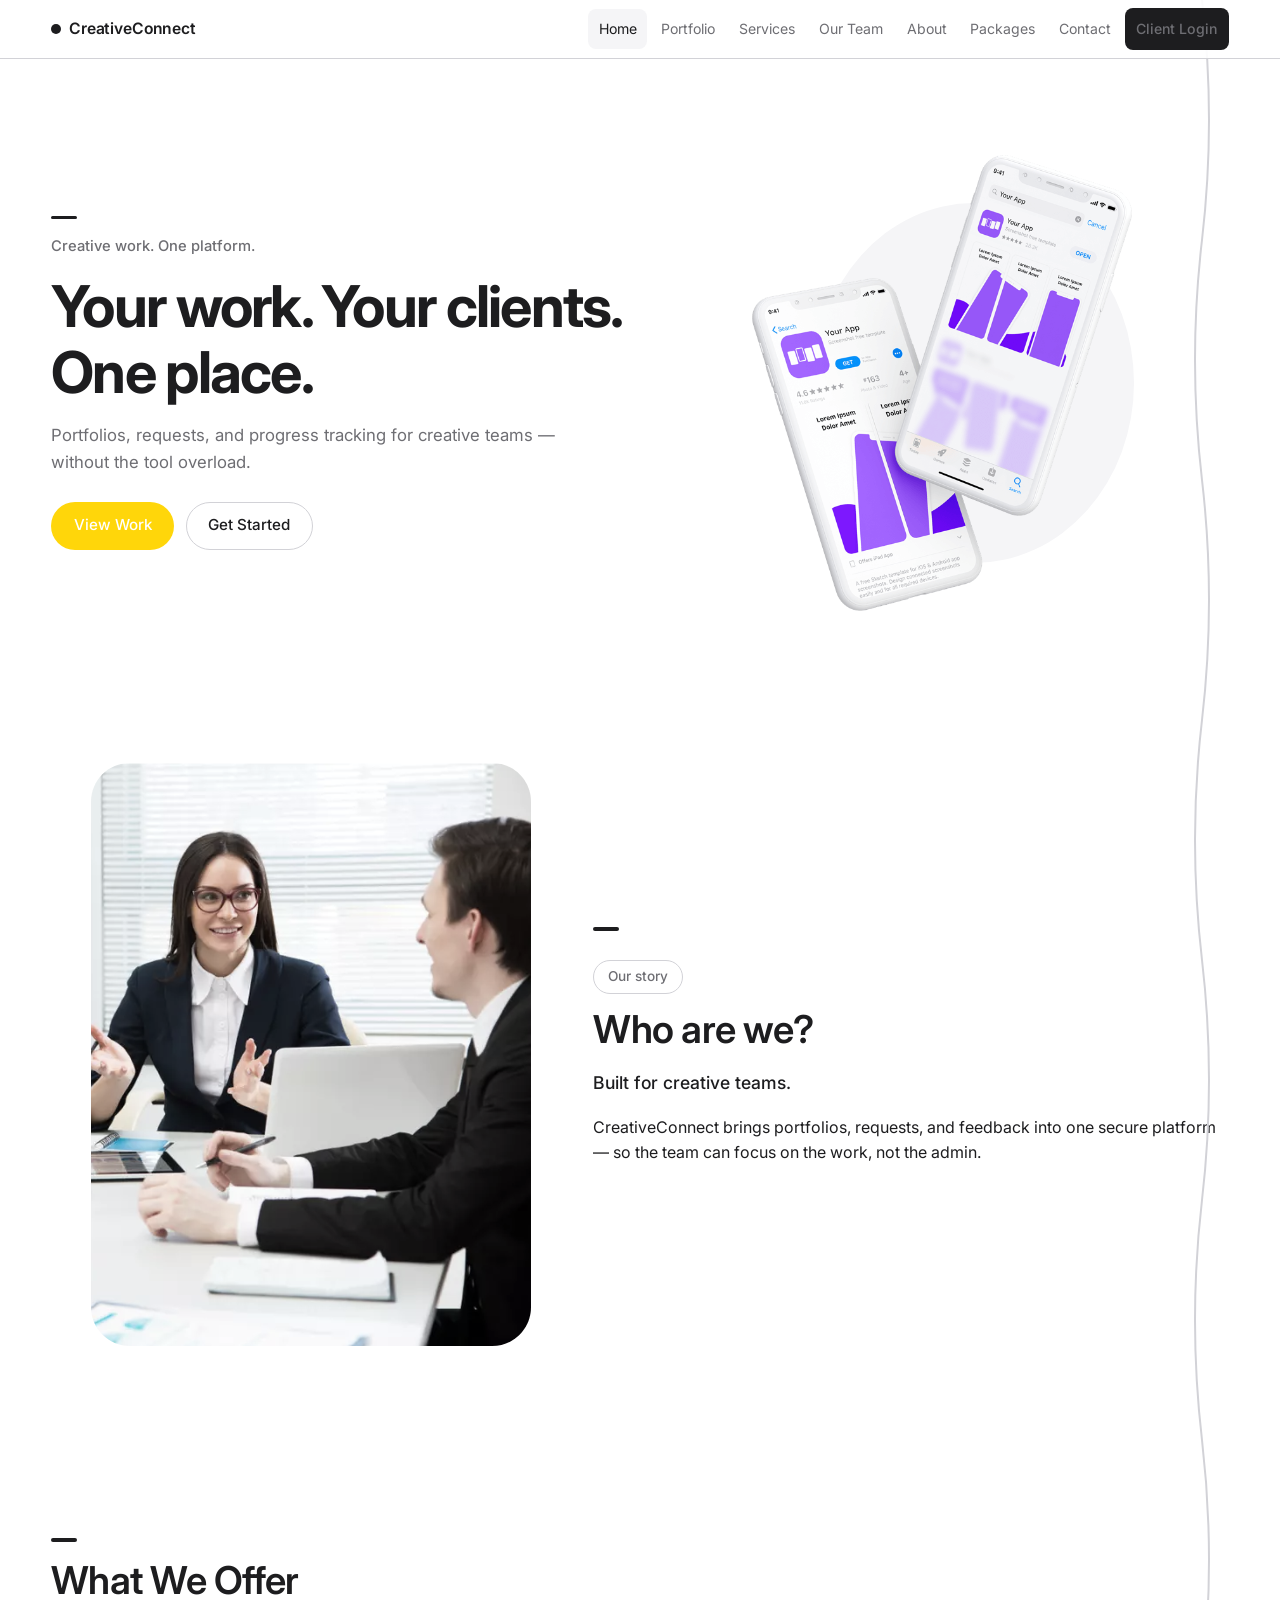
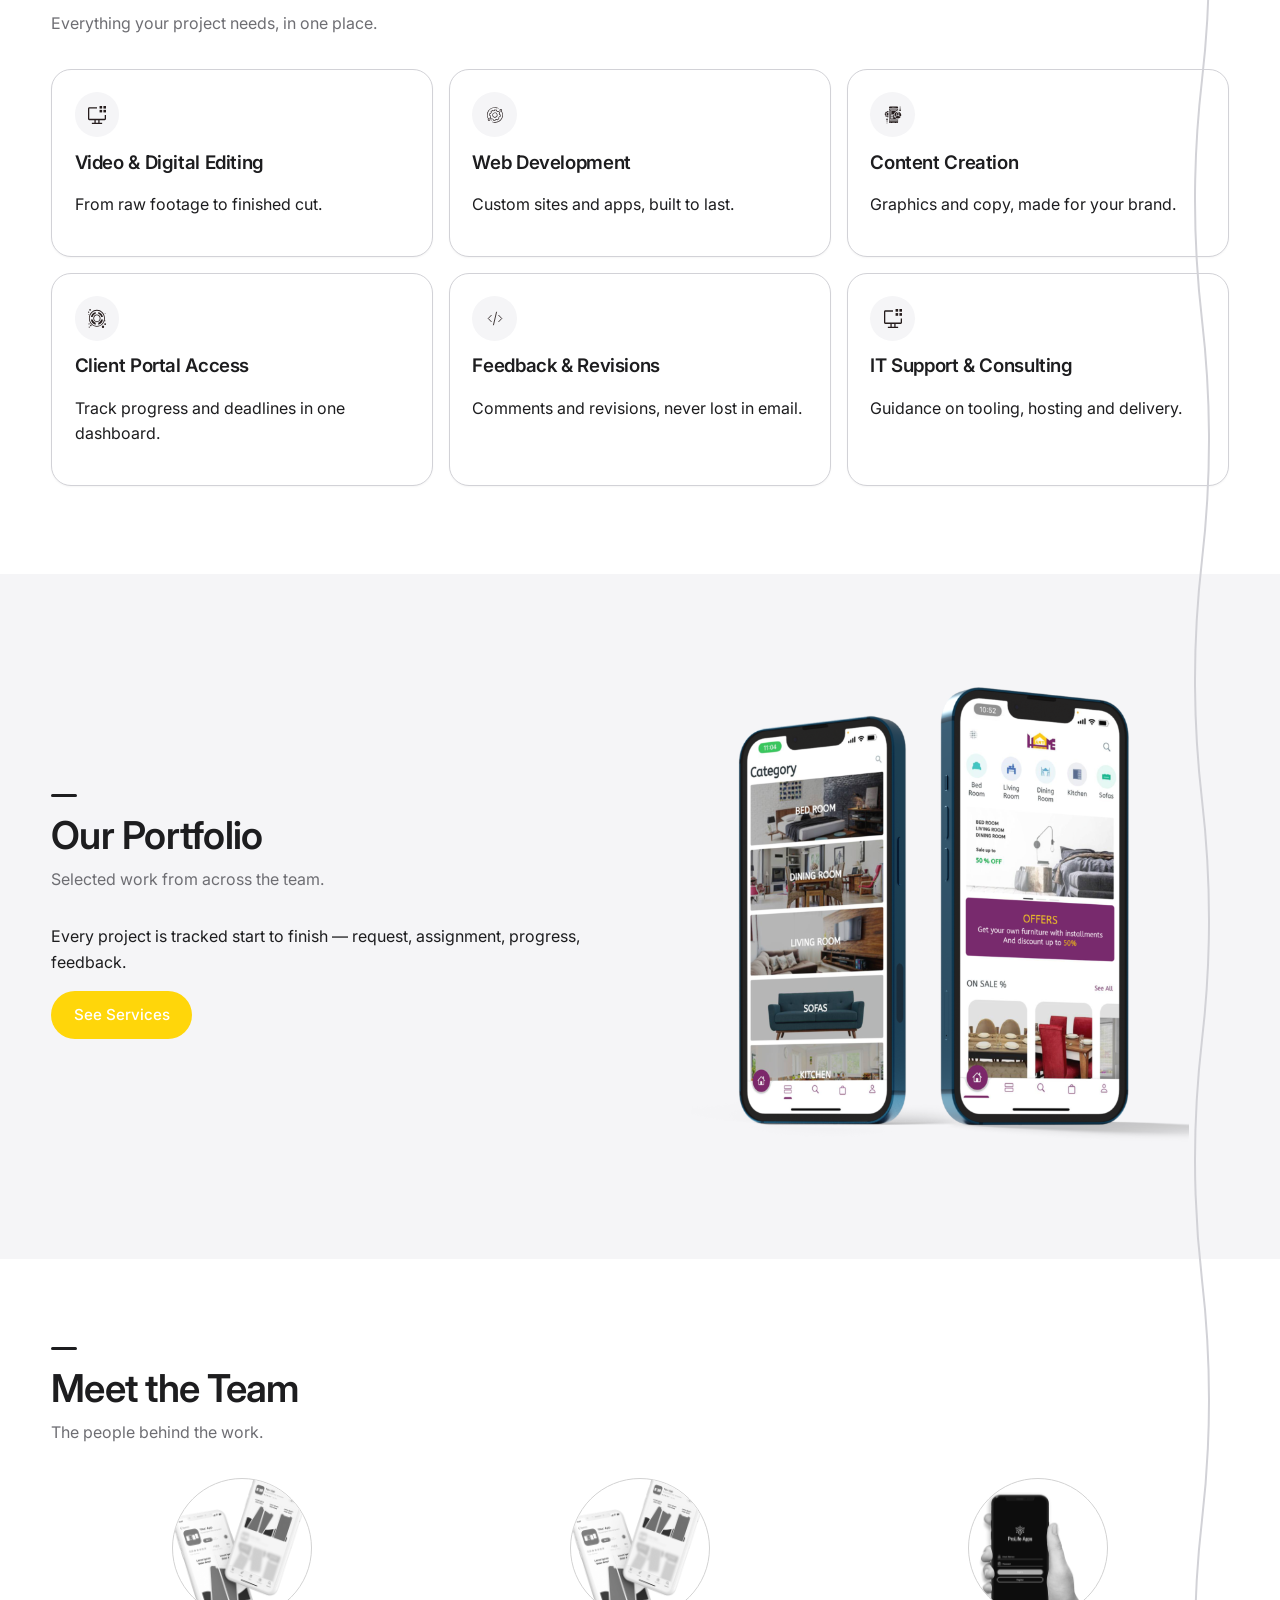
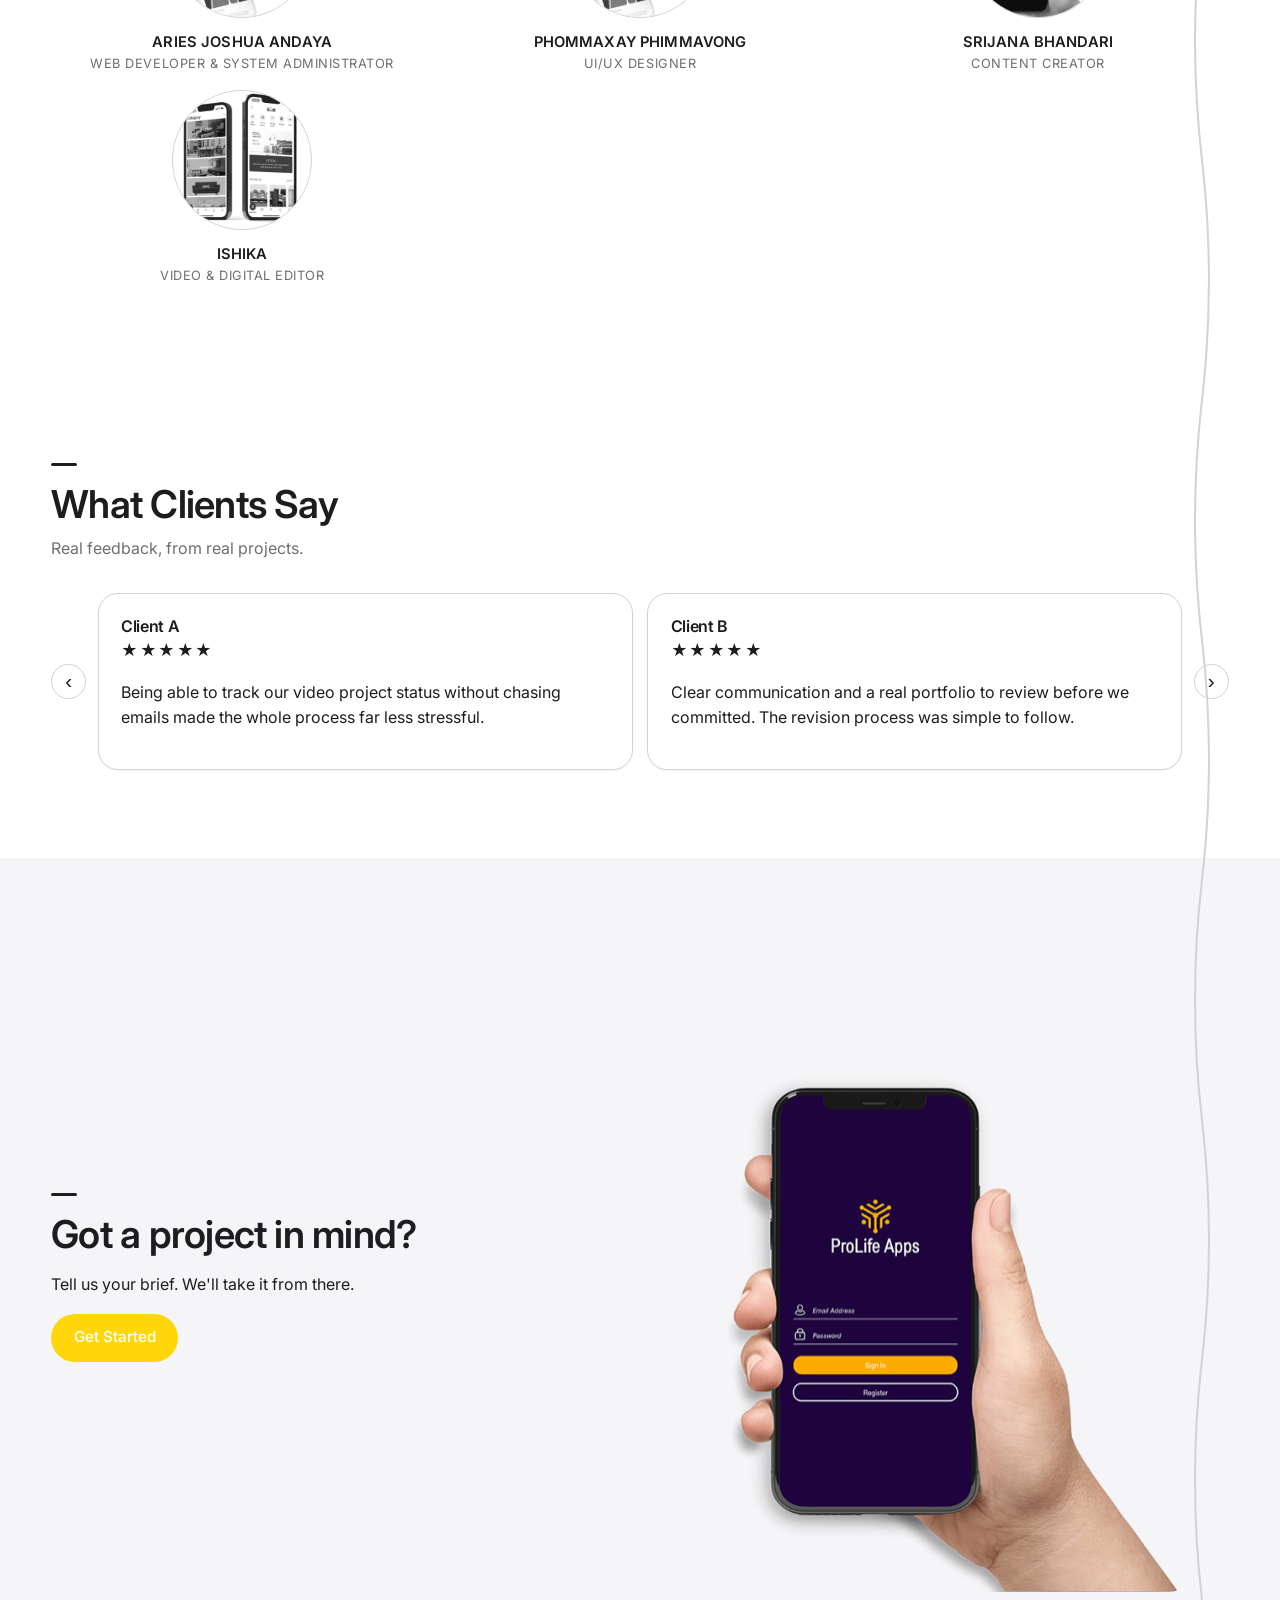
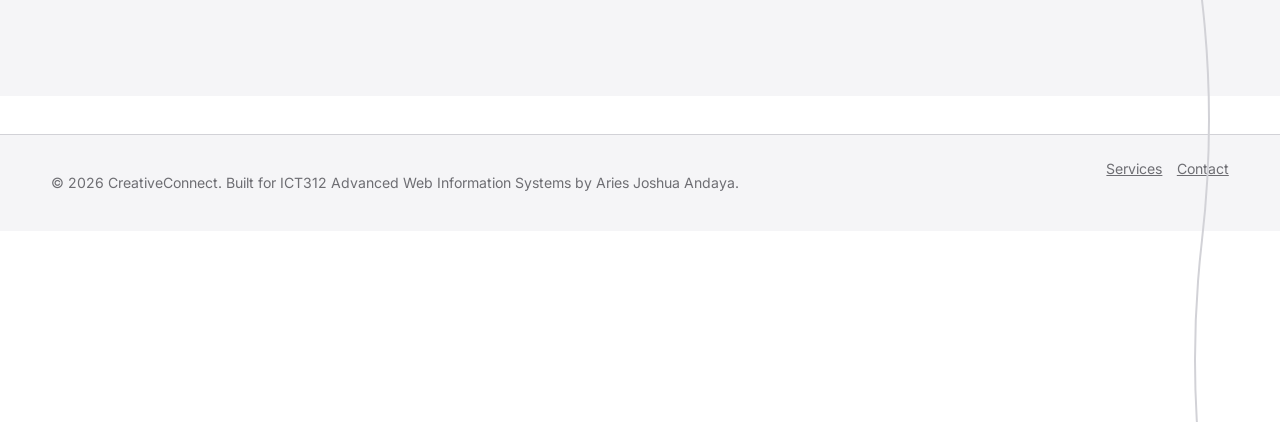
<file: creativeconnect Front End/index.html>
<!doctype html>
<html lang="en">
  <head>
    <meta charset="UTF-8" />
    <meta name="viewport" content="width=device-width, initial-scale=1.0" />
    <meta
      name="description"
      content="CreativeConnect is a team portfolio and client management platform for creative teams — video editors, designers, content creators and web developers."
    />
    <title>CreativeConnect | Team Portfolio &amp; Client Management</title>
    <link rel="icon" href="assets/icons/Frame.svg" type="image/svg+xml" />
    <link rel="preconnect" href="https://fonts.googleapis.com" />
    <link rel="preconnect" href="https://fonts.gstatic.com" crossorigin />
    <link
      href="https://fonts.googleapis.com/css2?family=Inter:wght@400;500;600;700;800&display=swap"
      rel="stylesheet"
    />
    <link rel="stylesheet" href="style/main.css" />
  </head>
  <body>
    <a class="skip-link" href="#main-content">Skip to main content</a>

    <div class="flow-line" aria-hidden="true">
      <svg class="flow-line-svg" data-flow-svg>
        <path class="flow-line-track" data-flow-track fill="none"></path>
        <path class="flow-line-fill" data-flow-fill fill="none"></path>
        <circle class="flow-line-dot" data-flow-dot r="4"></circle>
      </svg>
    </div>

    <header class="site-header">
      <div class="container nav-wrap">
        <a class="brand" href="index.html" aria-label="CreativeConnect home">
          <span class="brand-mark" aria-hidden="true"
            ><i></i><i></i><i></i
          ></span>
          CreativeConnect
        </a>
        <button
          class="nav-toggle"
          aria-expanded="false"
          aria-controls="site-nav"
          aria-label="Open navigation menu"
        >
          <span></span><span></span><span></span>
        </button>
        <nav id="site-nav" class="site-nav" aria-label="Primary">
          <ul>
            <li><a href="index.html" aria-current="page">Home</a></li>
            <li><a href="#portfolio">Portfolio</a></li>
            <li><a href="#services">Services</a></li>
            <li><a href="#team">Our Team</a></li>
            <li><a href="#about">About</a></li>
            <li><a href="services.html">Packages</a></li>
            <li><a href="contact.html">Contact</a></li>
            <li><a class="btn btn-nav" href="contact.html">Client Login</a></li>
          </ul>
        </nav>
      </div>
    </header>

    <main id="main-content">
      <section class="hero figma-hero" aria-labelledby="hero-title">
        <div class="container hero-grid">
          <article>
            <span class="detail-mark" aria-hidden="true"
              ><i></i><i></i><i></i
            ></span>
            <p class="eyebrow">Creative work. One platform.</p>
            <h1 id="hero-title">
              Your work. Your clients. One place.
            </h1>
            <p class="lead">
              Portfolios, requests, and progress tracking for creative
              teams — without the tool overload.
            </p>
            <div class="hero-actions">
              <a class="btn btn-primary" href="#portfolio">View Work</a>
              <a class="btn btn-ghost" href="contact.html">Get Started</a>
            </div>
          </article>
          <aside class="hero-phones" aria-label="Client portal app preview">
            <img
              src="assets/image/image 5.svg"
              alt="Mobile sign-in screen preview of the CreativeConnect client portal"
            />
          </aside>
        </div>
      </section>

      <section
        id="about"
        class="section who-section"
        aria-labelledby="who-title"
      >
        <div class="container">
          <div class="who-grid">
            <figure>
              <img
                src="assets/image/fahim-muntashir-v-FOvoL3onk-unsplash.svg"
                alt="Creative team members reviewing a project together"
              />
            </figure>
            <article>
              <span class="detail-mark" aria-hidden="true"
                ><i></i><i></i><i></i
              ></span>
              <p class="chip">Our story</p>
              <h2 id="who-title">Who are we?</h2>
              <p class="who-lead">Built for creative teams.</p>
              <p>
                CreativeConnect brings portfolios, requests, and feedback
                into one secure platform — so the team can focus on the work,
                not the admin.
              </p>
            </article>
          </div>
        </div>
      </section>

      <section id="services" class="section" aria-labelledby="services-title">
        <div class="container">
          <span class="detail-mark" aria-hidden="true"
            ><i></i><i></i><i></i
          ></span>
          <h2 id="services-title">What We Offer</h2>
          <p class="section-sub">Everything your project needs, in one place.</p>
          <div class="services-grid">
            <article class="service-card">
              <div class="service-icon" aria-hidden="true">
                <img src="assets/icons/Group 43.svg" alt="" />
              </div>
              <h3>Video &amp; Digital Editing</h3>
              <p>From raw footage to finished cut.</p>
            </article>
            <article class="service-card">
              <div class="service-icon" aria-hidden="true">
                <img src="assets/icons/Group 679.svg" alt="" />
              </div>
              <h3>Web Development</h3>
              <p>Custom sites and apps, built to last.</p>
            </article>
            <article class="service-card">
              <div class="service-icon" aria-hidden="true">
                <img src="assets/icons/Group 682.svg" alt="" />
              </div>
              <h3>Content Creation</h3>
              <p>Graphics and copy, made for your brand.</p>
            </article>
            <article class="service-card">
              <div class="service-icon" aria-hidden="true">
                <img src="assets/icons/Vector (3).svg" alt="" />
              </div>
              <h3>Client Portal Access</h3>
              <p>Track progress and deadlines in one dashboard.</p>
            </article>
            <article class="service-card">
              <div class="service-icon" aria-hidden="true">
                <img src="assets/icons/Frame.svg" alt="" />
              </div>
              <h3>Feedback &amp; Revisions</h3>
              <p>Comments and revisions, never lost in email.</p>
            </article>
            <article class="service-card">
              <div class="service-icon" aria-hidden="true">
                <img src="assets/icons/Group 43.svg" alt="" />
              </div>
              <h3>IT Support &amp; Consulting</h3>
              <p>Guidance on tooling, hosting and delivery.</p>
            </article>
          </div>
        </div>
      </section>

      <section
        id="portfolio"
        class="section portfolio"
        aria-labelledby="portfolio-title"
      >
        <div class="container portfolio-grid">
          <article>
            <span class="detail-mark" aria-hidden="true"
              ><i></i><i></i><i></i
            ></span>
            <h2 id="portfolio-title">Our Portfolio</h2>
            <p class="section-sub">Selected work from across the team.</p>
            <p>
              Every project is tracked start to finish — request,
              assignment, progress, feedback.
            </p>
            <a class="btn btn-primary" href="services.html">See Services</a>
          </article>
          <figure>
            <img
              src="assets/image/image 7.svg"
              alt="Mobile screens showing a client project status view"
            />
          </figure>
        </div>
      </section>

      <section
        id="team"
        class="section team-section"
        aria-labelledby="team-title"
      >
        <div class="container">
          <span class="detail-mark" aria-hidden="true"
            ><i></i><i></i><i></i
          ></span>
          <h2 id="team-title">Meet the Team</h2>
          <p class="section-sub">The people behind the work.</p>
          <div class="team-grid">
            <article class="team-card">
              <img
                src="assets/image/image 5.svg"
                alt="Portrait of Aries Joshua Andaya"
              />
              <h3>ARIES JOSHUA ANDAYA</h3>
              <p>WEB DEVELOPER &amp; SYSTEM ADMINISTRATOR</p>
            </article>
            <article class="team-card">
              <img
                src="assets/image/image 5.svg"
                alt="Portrait of Phommaxay Phimmavong"
              />
              <h3>PHOMMAXAY PHIMMAVONG</h3>
              <p>UI/UX DESIGNER</p>
            </article>
            <article class="team-card">
              <img
                src="assets/image/image 6.svg"
                alt="Portrait of Srijana Bhandari"
              />
              <h3>SRIJANA BHANDARI</h3>
              <p>CONTENT CREATOR</p>
            </article>
            <article class="team-card">
              <img
                src="assets/image/image 7.svg"
                alt="Portrait of Ishika"
              />
              <h3>ISHIKA</h3>
              <p>VIDEO &amp; DIGITAL EDITOR</p>
            </article>
          </div>
        </div>
      </section>

      <section class="section clients" aria-labelledby="clients-title">
        <div class="container">
          <span class="detail-mark" aria-hidden="true"
            ><i></i><i></i><i></i
          ></span>
          <h2 id="clients-title">What Clients Say</h2>
          <p class="section-sub">Real feedback, from real projects.</p>
          <div class="testimonial-slider" aria-label="Client testimonials">
            <button
              class="slider-btn"
              type="button"
              data-slide="prev"
              aria-label="Previous testimonials"
            >
              &#8249;
            </button>
            <div class="testimonial-track" data-slider-track>
              <article class="testimonial-card">
                <h3>Client A</h3>
                <p class="stars" aria-label="5 star rating">★★★★★</p>
                <p>
                  Being able to track our video project status without
                  chasing emails made the whole process far less stressful.
                </p>
              </article>
              <article class="testimonial-card">
                <h3>Client B</h3>
                <p class="stars" aria-label="5 star rating">★★★★★</p>
                <p>
                  Clear communication and a real portfolio to review before we
                  committed. The revision process was simple to follow.
                </p>
              </article>
              <article class="testimonial-card">
                <h3>Client C</h3>
                <p class="stars" aria-label="5 star rating">★★★★★</p>
                <p>
                  Our web project stayed on schedule and every update showed
                  up in the portal, exactly when they said it would.
                </p>
              </article>
              <article class="testimonial-card">
                <h3>Client D</h3>
                <p class="stars" aria-label="5 star rating">★★★★★</p>
                <p>
                  From the first enquiry to the final delivery, everything was
                  organised, documented and easy to follow.
                </p>
              </article>
            </div>
            <button
              class="slider-btn"
              type="button"
              data-slide="next"
              aria-label="Next testimonials"
            >
              &#8250;
            </button>
          </div>
        </div>
      </section>

      <section class="section section-alt cta" aria-labelledby="cta-title">
        <div class="container cta-grid">
          <article>
            <span class="detail-mark" aria-hidden="true"
              ><i></i><i></i><i></i
            ></span>
            <h2 id="cta-title">Got a project in mind?</h2>
            <p>Tell us your brief. We'll take it from there.</p>
            <a class="btn btn-primary" href="contact.html">Get Started</a>
          </article>
          <figure>
            <img
              src="assets/image/image 6.svg"
              alt="Hand holding a phone showing a project status update"
            />
          </figure>
        </div>
      </section>
    </main>

    <footer class="site-footer">
      <div class="container footer-wrap">
        <p>
          &copy; 2026 CreativeConnect. Built for ICT312 Advanced Web
          Information Systems by Aries Joshua Andaya.
        </p>
        <ul aria-label="Footer links">
          <li><a href="services.html">Services</a></li>
          <li><a href="contact.html">Contact</a></li>
        </ul>
      </div>
    </footer>

    <script src="js/main.js"></script>
  </body>
</html>
</file>
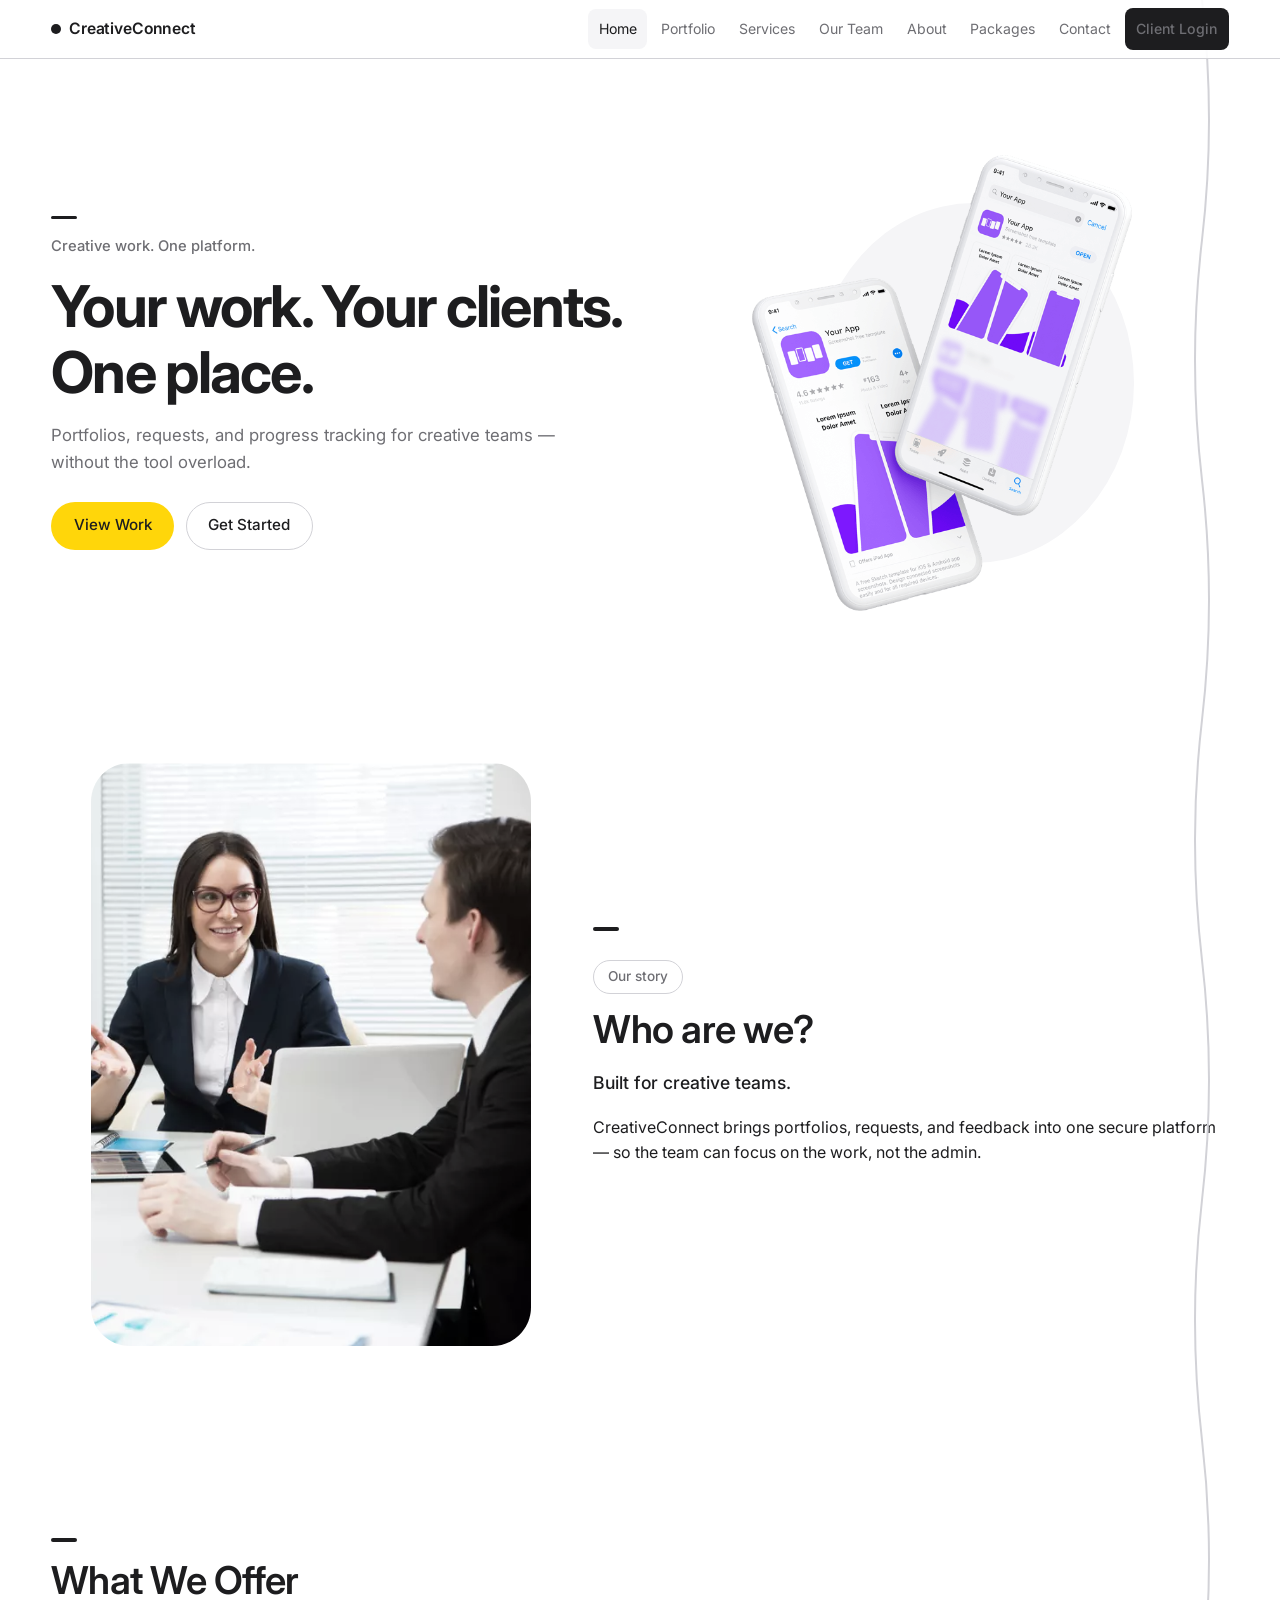
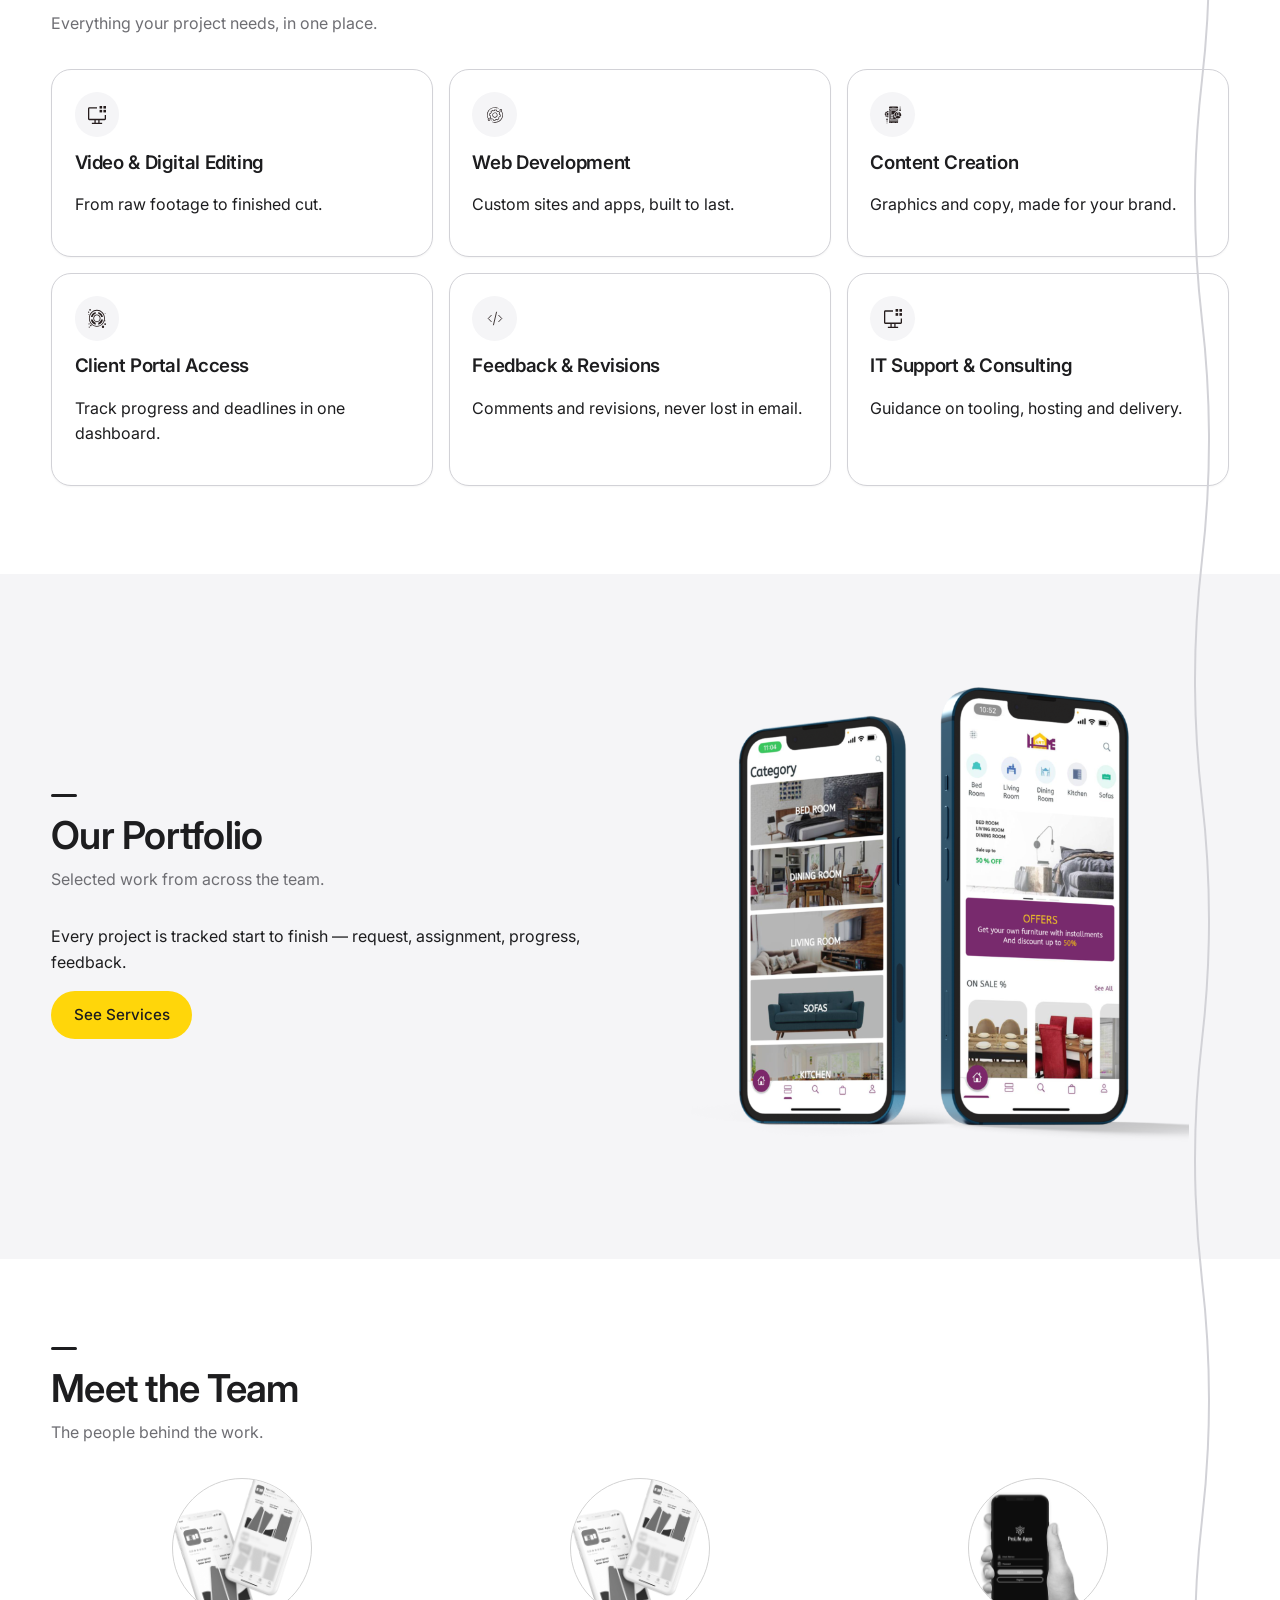
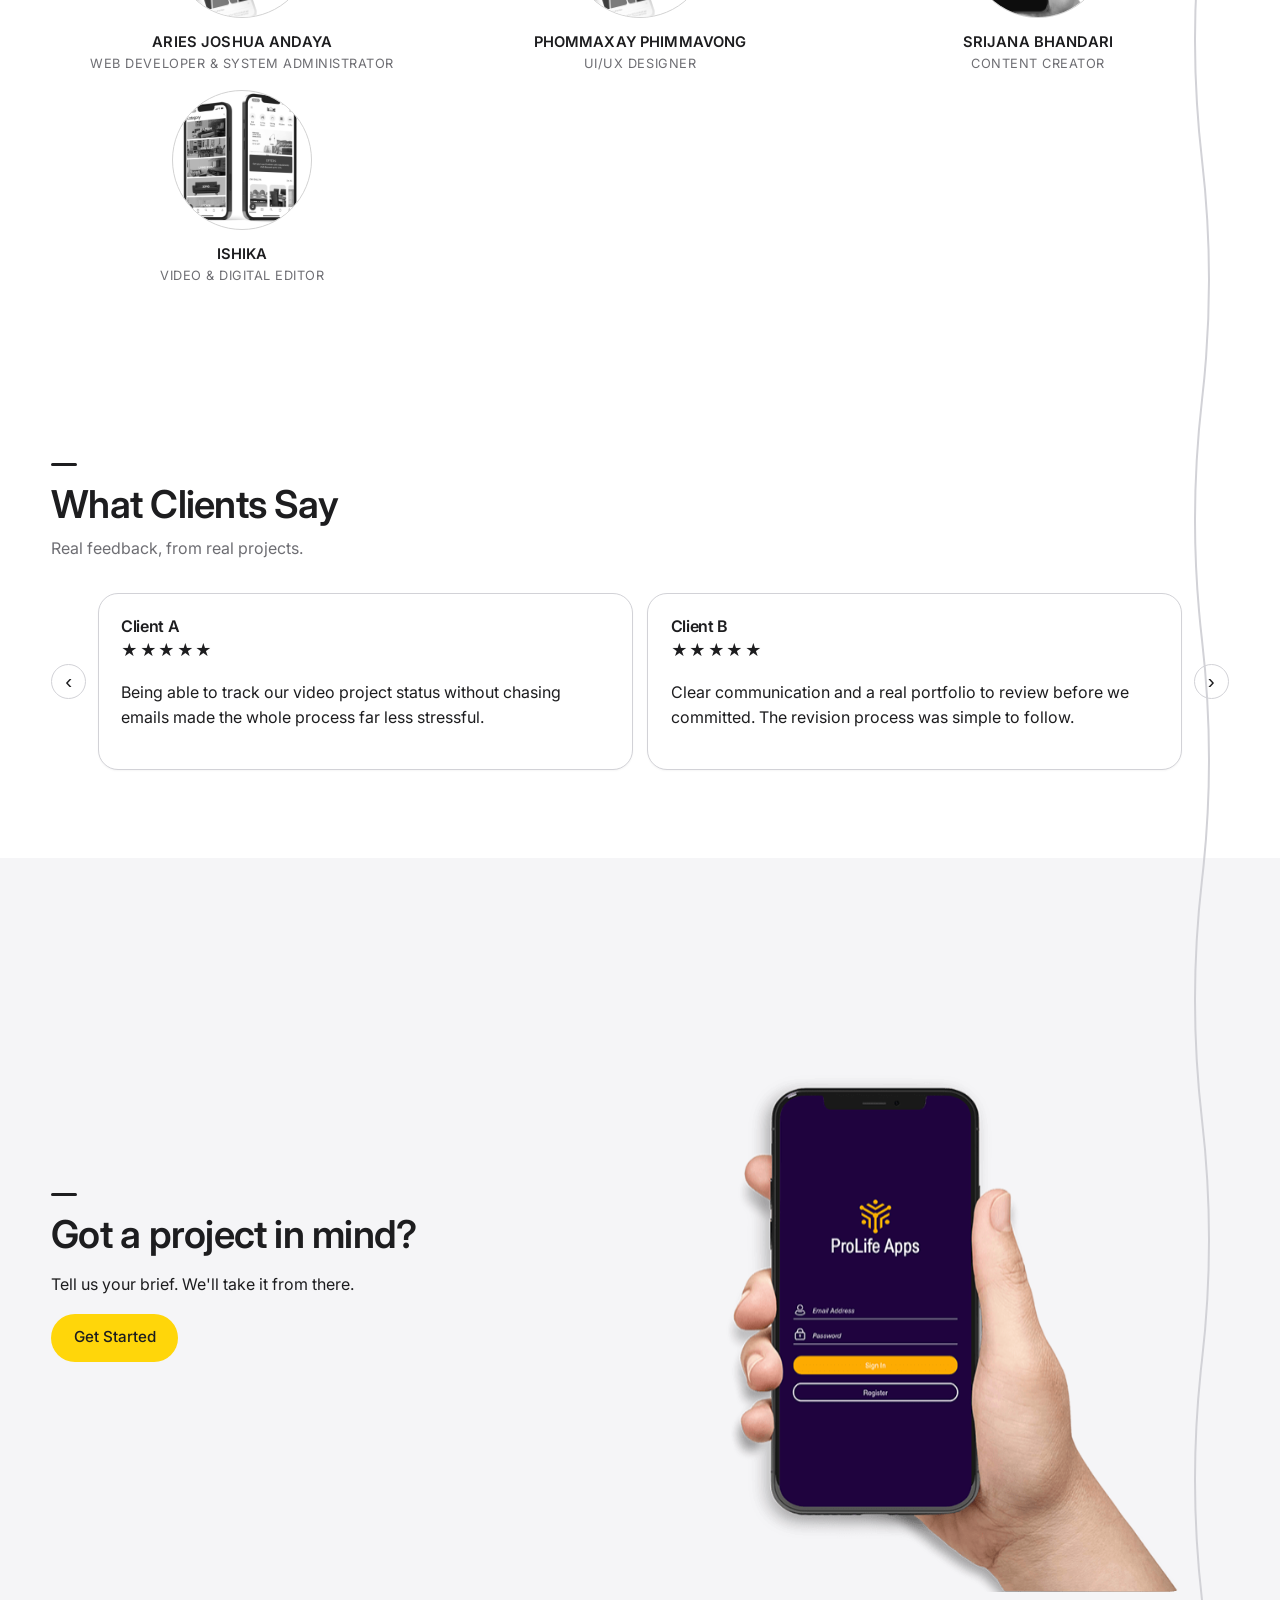
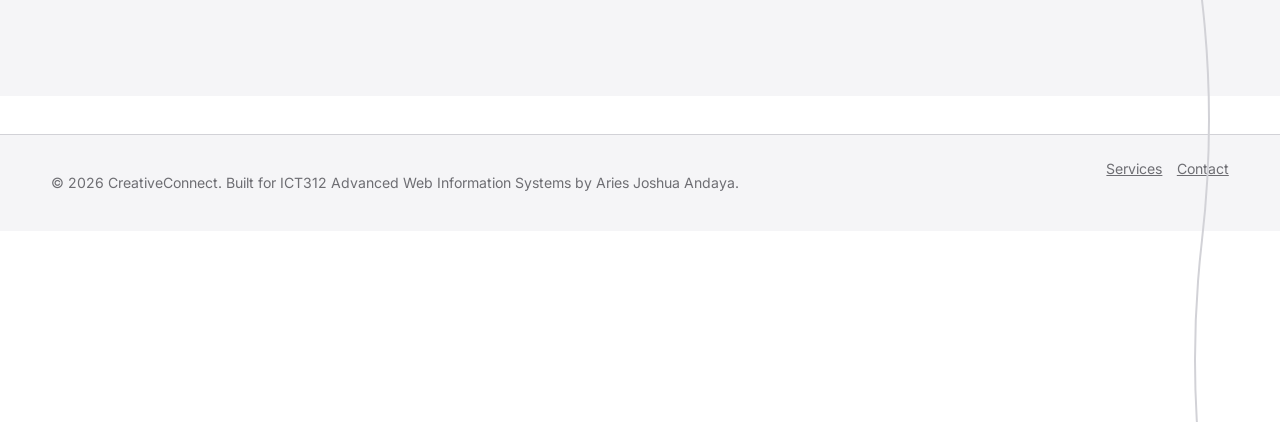
<file: creativeconnect/index.html>
<!doctype html>
<html lang="en">
  <head>
    <meta charset="UTF-8" />
    <meta name="viewport" content="width=device-width, initial-scale=1.0" />
    <meta
      name="description"
      content="CreativeConnect is a team portfolio and client management platform for creative teams — video editors, designers, content creators and web developers."
    />
    <title>CreativeConnect | Team Portfolio &amp; Client Management</title>
    <link rel="icon" href="assets/icons/Frame.svg" type="image/svg+xml" />
    <link rel="preconnect" href="https://fonts.googleapis.com" />
    <link rel="preconnect" href="https://fonts.gstatic.com" crossorigin />
    <link
      href="https://fonts.googleapis.com/css2?family=Inter:wght@400;500;600;700;800&display=swap"
      rel="stylesheet"
    />
    <link rel="stylesheet" href="style/main.css" />
  </head>
  <body>
    <a class="skip-link" href="#main-content">Skip to main content</a>

    <div class="flow-line" aria-hidden="true">
      <svg class="flow-line-svg" data-flow-svg>
        <path class="flow-line-track" data-flow-track fill="none"></path>
        <path class="flow-line-fill" data-flow-fill fill="none"></path>
        <circle class="flow-line-dot" data-flow-dot r="4"></circle>
      </svg>
    </div>

    <header class="site-header">
      <div class="container nav-wrap">
        <a class="brand" href="index.html" aria-label="CreativeConnect home">
          <span class="brand-mark" aria-hidden="true"
            ><i></i><i></i><i></i
          ></span>
          CreativeConnect
        </a>
        <button
          class="nav-toggle"
          aria-expanded="false"
          aria-controls="site-nav"
          aria-label="Open navigation menu"
        >
          <span></span><span></span><span></span>
        </button>
        <nav id="site-nav" class="site-nav" aria-label="Primary">
          <ul>
            <li><a href="index.html" aria-current="page">Home</a></li>
            <li><a href="#portfolio">Portfolio</a></li>
            <li><a href="#services">Services</a></li>
            <li><a href="#team">Our Team</a></li>
            <li><a href="#about">About</a></li>
            <li><a href="services.html">Packages</a></li>
            <li><a href="contact.html">Contact</a></li>
            <li><a class="btn btn-nav" href="login.php">Client Login</a></li>
          </ul>
        </nav>
      </div>
    </header>

    <main id="main-content">
      <section class="hero figma-hero" aria-labelledby="hero-title">
        <div class="container hero-grid">
          <article>
            <span class="detail-mark" aria-hidden="true"
              ><i></i><i></i><i></i
            ></span>
            <p class="eyebrow">Creative work. One platform.</p>
            <h1 id="hero-title">
              Your work. Your clients. One place.
            </h1>
            <p class="lead">
              Portfolios, requests, and progress tracking for creative
              teams — without the tool overload.
            </p>
            <div class="hero-actions">
              <a class="btn btn-primary" href="#portfolio">View Work</a>
              <a class="btn btn-ghost" href="contact.html">Get Started</a>
            </div>
          </article>
          <aside class="hero-phones" aria-label="Client portal app preview">
            <img
              src="assets/image/image-5.svg"
              alt="Mobile sign-in screen preview of the CreativeConnect client portal"
            />
          </aside>
        </div>
      </section>

      <section
        id="about"
        class="section who-section"
        aria-labelledby="who-title"
      >
        <div class="container">
          <div class="who-grid">
            <figure>
              <img
                src="assets/image/fahim-muntashir-v-FOvoL3onk-unsplash.svg"
                alt="Creative team members reviewing a project together"
              />
            </figure>
            <article>
              <span class="detail-mark" aria-hidden="true"
                ><i></i><i></i><i></i
              ></span>
              <p class="chip">Our story</p>
              <h2 id="who-title">Who are we?</h2>
              <p class="who-lead">Built for creative teams.</p>
              <p>
                CreativeConnect brings portfolios, requests, and feedback
                into one secure platform — so the team can focus on the work,
                not the admin.
              </p>
            </article>
          </div>
        </div>
      </section>

      <section id="services" class="section" aria-labelledby="services-title">
        <div class="container">
          <span class="detail-mark" aria-hidden="true"
            ><i></i><i></i><i></i
          ></span>
          <h2 id="services-title">What We Offer</h2>
          <p class="section-sub">Everything your project needs, in one place.</p>
          <div class="services-grid">
            <article class="service-card">
              <div class="service-icon" aria-hidden="true">
                <img src="assets/icons/group-43.svg" alt="" />
              </div>
              <h3>Video &amp; Digital Editing</h3>
              <p>From raw footage to finished cut.</p>
            </article>
            <article class="service-card">
              <div class="service-icon" aria-hidden="true">
                <img src="assets/icons/group-679.svg" alt="" />
              </div>
              <h3>Web Development</h3>
              <p>Custom sites and apps, built to last.</p>
            </article>
            <article class="service-card">
              <div class="service-icon" aria-hidden="true">
                <img src="assets/icons/group-682.svg" alt="" />
              </div>
              <h3>Content Creation</h3>
              <p>Graphics and copy, made for your brand.</p>
            </article>
            <article class="service-card">
              <div class="service-icon" aria-hidden="true">
                <img src="assets/icons/vector-3.svg" alt="" />
              </div>
              <h3>Client Portal Access</h3>
              <p>Track progress and deadlines in one dashboard.</p>
            </article>
            <article class="service-card">
              <div class="service-icon" aria-hidden="true">
                <img src="assets/icons/Frame.svg" alt="" />
              </div>
              <h3>Feedback &amp; Revisions</h3>
              <p>Comments and revisions, never lost in email.</p>
            </article>
            <article class="service-card">
              <div class="service-icon" aria-hidden="true">
                <img src="assets/icons/group-43.svg" alt="" />
              </div>
              <h3>IT Support &amp; Consulting</h3>
              <p>Guidance on tooling, hosting and delivery.</p>
            </article>
          </div>
        </div>
      </section>

      <section
        id="portfolio"
        class="section portfolio"
        aria-labelledby="portfolio-title"
      >
        <div class="container portfolio-grid">
          <article>
            <span class="detail-mark" aria-hidden="true"
              ><i></i><i></i><i></i
            ></span>
            <h2 id="portfolio-title">Our Portfolio</h2>
            <p class="section-sub">Selected work from across the team.</p>
            <p>
              Every project is tracked start to finish — request,
              assignment, progress, feedback.
            </p>
            <a class="btn btn-primary" href="services.html">See Services</a>
          </article>
          <figure>
            <img
              src="assets/image/image-7.svg"
              alt="Mobile screens showing a client project status view"
            />
          </figure>
        </div>
      </section>

      <section
        id="team"
        class="section team-section"
        aria-labelledby="team-title"
      >
        <div class="container">
          <span class="detail-mark" aria-hidden="true"
            ><i></i><i></i><i></i
          ></span>
          <h2 id="team-title">Meet the Team</h2>
          <p class="section-sub">The people behind the work.</p>
          <div class="team-grid">
            <article class="team-card">
              <img
                src="assets/image/image-5.svg"
                alt="Portrait of Aries Joshua Andaya"
              />
              <h3>ARIES JOSHUA ANDAYA</h3>
              <p>WEB DEVELOPER &amp; SYSTEM ADMINISTRATOR</p>
            </article>
            <article class="team-card">
              <img
                src="assets/image/image-5.svg"
                alt="Portrait of Phommaxay Phimmavong"
              />
              <h3>PHOMMAXAY PHIMMAVONG</h3>
              <p>UI/UX DESIGNER</p>
            </article>
            <article class="team-card">
              <img
                src="assets/image/image-6.svg"
                alt="Portrait of Srijana Bhandari"
              />
              <h3>SRIJANA BHANDARI</h3>
              <p>CONTENT CREATOR</p>
            </article>
            <article class="team-card">
              <img
                src="assets/image/image-7.svg"
                alt="Portrait of Ishika"
              />
              <h3>ISHIKA</h3>
              <p>VIDEO &amp; DIGITAL EDITOR</p>
            </article>
          </div>
        </div>
      </section>

      <section class="section clients" aria-labelledby="clients-title">
        <div class="container">
          <span class="detail-mark" aria-hidden="true"
            ><i></i><i></i><i></i
          ></span>
          <h2 id="clients-title">What Clients Say</h2>
          <p class="section-sub">Real feedback, from real projects.</p>
          <div class="testimonial-slider" aria-label="Client testimonials">
            <button
              class="slider-btn"
              type="button"
              data-slide="prev"
              aria-label="Previous testimonials"
            >
              &#8249;
            </button>
            <div class="testimonial-track" data-slider-track>
              <article class="testimonial-card">
                <h3>Client A</h3>
                <p class="stars" aria-label="5 star rating">★★★★★</p>
                <p>
                  Being able to track our video project status without
                  chasing emails made the whole process far less stressful.
                </p>
              </article>
              <article class="testimonial-card">
                <h3>Client B</h3>
                <p class="stars" aria-label="5 star rating">★★★★★</p>
                <p>
                  Clear communication and a real portfolio to review before we
                  committed. The revision process was simple to follow.
                </p>
              </article>
              <article class="testimonial-card">
                <h3>Client C</h3>
                <p class="stars" aria-label="5 star rating">★★★★★</p>
                <p>
                  Our web project stayed on schedule and every update showed
                  up in the portal, exactly when they said it would.
                </p>
              </article>
              <article class="testimonial-card">
                <h3>Client D</h3>
                <p class="stars" aria-label="5 star rating">★★★★★</p>
                <p>
                  From the first enquiry to the final delivery, everything was
                  organised, documented and easy to follow.
                </p>
              </article>
            </div>
            <button
              class="slider-btn"
              type="button"
              data-slide="next"
              aria-label="Next testimonials"
            >
              &#8250;
            </button>
          </div>
        </div>
      </section>

      <section class="section section-alt cta" aria-labelledby="cta-title">
        <div class="container cta-grid">
          <article>
            <span class="detail-mark" aria-hidden="true"
              ><i></i><i></i><i></i
            ></span>
            <h2 id="cta-title">Got a project in mind?</h2>
            <p>Tell us your brief. We'll take it from there.</p>
            <a class="btn btn-primary" href="contact.html">Get Started</a>
          </article>
          <figure>
            <img
              src="assets/image/image-6.svg"
              alt="Hand holding a phone showing a project status update"
            />
          </figure>
        </div>
      </section>
    </main>

    <footer class="site-footer">
      <div class="container footer-wrap">
        <p>
          &copy; 2026 CreativeConnect. Built for ICT312 Advanced Web
          Information Systems by Aries Joshua Andaya.
        </p>
        <ul aria-label="Footer links">
          <li><a href="services.html">Services</a></li>
          <li><a href="contact.html">Contact</a></li>
        </ul>
      </div>
    </footer>

    <script src="js/main.js"></script>
  </body>
</html>
</file>
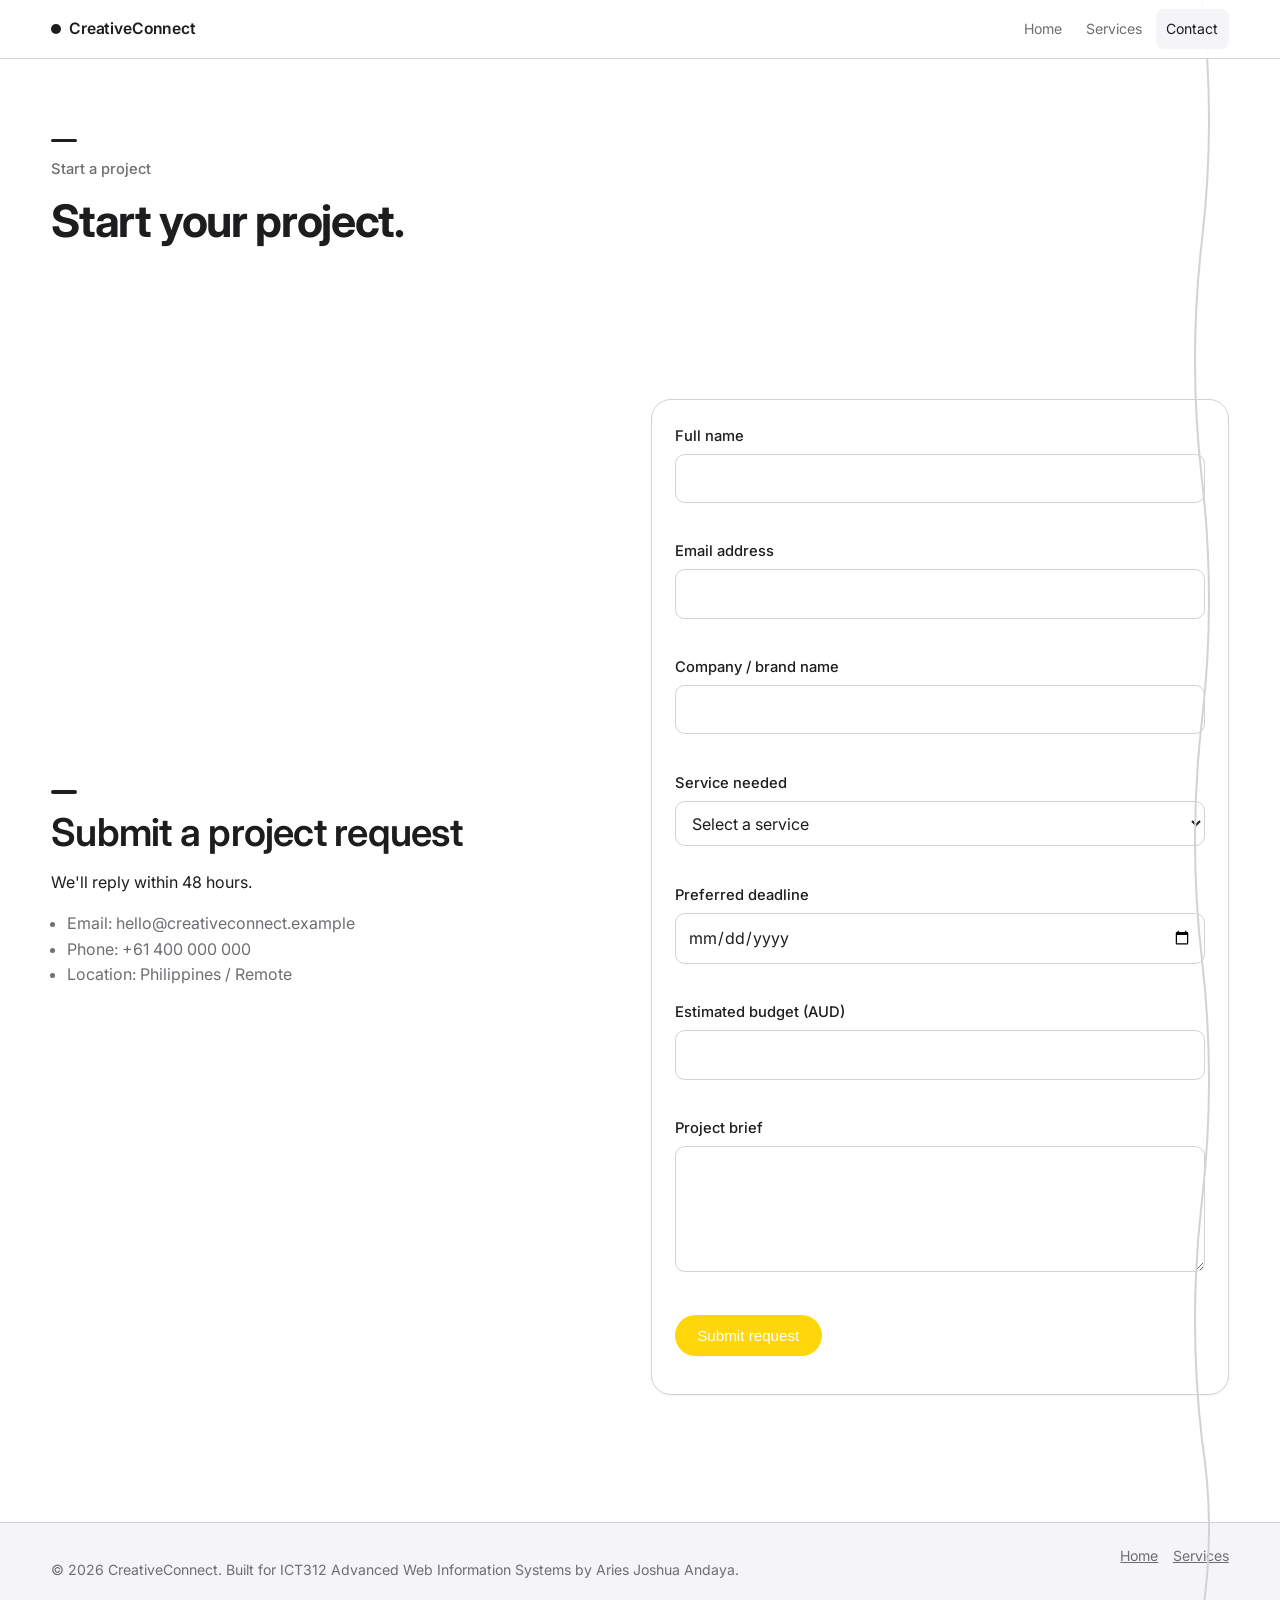
<file: creativeconnect Front End/contact.html>
<!doctype html>
<html lang="en">
  <head>
    <meta charset="UTF-8" />
    <meta name="viewport" content="width=device-width, initial-scale=1.0" />
    <meta
      name="description"
      content="Submit a project request to the CreativeConnect team."
    />
    <title>CreativeConnect | Contact</title>
    <link rel="icon" href="assets/icons/Frame.svg" type="image/svg+xml" />
    <link rel="preconnect" href="https://fonts.googleapis.com" />
    <link rel="preconnect" href="https://fonts.gstatic.com" crossorigin />
    <link
      href="https://fonts.googleapis.com/css2?family=Inter:wght@400;500;600;700;800&display=swap"
      rel="stylesheet"
    />
    <link rel="stylesheet" href="style/main.css" />
  </head>
  <body>
    <a class="skip-link" href="#main-content">Skip to main content</a>

    <div class="flow-line" aria-hidden="true">
      <svg class="flow-line-svg" data-flow-svg>
        <path class="flow-line-track" data-flow-track fill="none"></path>
        <path class="flow-line-fill" data-flow-fill fill="none"></path>
        <circle class="flow-line-dot" data-flow-dot r="4"></circle>
      </svg>
    </div>

    <header class="site-header">
      <div class="container nav-wrap">
        <a class="brand" href="index.html" aria-label="CreativeConnect home">
          <span class="brand-mark" aria-hidden="true"
            ><i></i><i></i><i></i></span
          >CreativeConnect
        </a>
        <button
          class="nav-toggle"
          aria-expanded="false"
          aria-controls="site-nav"
          aria-label="Open navigation menu"
        >
          <span></span><span></span><span></span>
        </button>
        <nav id="site-nav" class="site-nav" aria-label="Primary">
          <ul>
            <li><a href="index.html">Home</a></li>
            <li><a href="services.html">Services</a></li>
            <li><a href="contact.html" aria-current="page">Contact</a></li>
          </ul>
        </nav>
      </div>
    </header>

    <main id="main-content">
      <section class="page-hero" aria-labelledby="contact-title">
        <div class="container">
          <span class="detail-mark" aria-hidden="true"
            ><i></i><i></i><i></i
          ></span>
          <p class="eyebrow">Start a project</p>
          <h1 id="contact-title">Start your project.</h1>
        </div>
      </section>

      <section class="section" aria-labelledby="form-title">
        <div class="container contact-grid">
          <article>
            <span class="detail-mark" aria-hidden="true"
              ><i></i><i></i><i></i
            ></span>
            <h2 id="form-title">Submit a project request</h2>
            <p>We'll reply within 48 hours.</p>
            <ul class="contact-points">
              <li>Email: hello@creativeconnect.example</li>
              <li>Phone: +61 400 000 000</li>
              <li>Location: Philippines / Remote</li>
            </ul>
          </article>

          <form class="contact-form" novalidate>
            <div class="form-field">
              <label for="full-name">Full name</label>
              <input
                id="full-name"
                name="fullName"
                type="text"
                required
                autocomplete="name"
                aria-describedby="error-full-name"
              />
              <p
                class="error-message"
                id="error-full-name"
                aria-live="polite"
              ></p>
            </div>

            <div class="form-field">
              <label for="email">Email address</label>
              <input
                id="email"
                name="email"
                type="email"
                required
                autocomplete="email"
                aria-describedby="error-email"
              />
              <p class="error-message" id="error-email" aria-live="polite"></p>
            </div>

            <div class="form-field">
              <label for="company">Company / brand name</label>
              <input
                id="company"
                name="company"
                type="text"
                required
                autocomplete="organization"
                aria-describedby="error-company"
              />
              <p
                class="error-message"
                id="error-company"
                aria-live="polite"
              ></p>
            </div>

            <div class="form-field">
              <label for="service">Service needed</label>
              <select
                id="service"
                name="service"
                required
                aria-describedby="error-service"
              >
                <option value="">Select a service</option>
                <option value="video-editing">Video &amp; Digital Editing</option>
                <option value="web-development">Web Development</option>
                <option value="content-creation">Content Creation</option>
                <option value="graphic-design">Graphic Design</option>
                <option value="it-support">IT Support &amp; Consulting</option>
                <option value="other">Other</option>
              </select>
              <p
                class="error-message"
                id="error-service"
                aria-live="polite"
              ></p>
            </div>

            <div class="form-field">
              <label for="deadline">Preferred deadline</label>
              <input
                id="deadline"
                name="deadline"
                type="date"
                required
                aria-describedby="error-deadline"
              />
              <p
                class="error-message"
                id="error-deadline"
                aria-live="polite"
              ></p>
            </div>

            <div class="form-field">
              <label for="budget">Estimated budget (AUD)</label>
              <input
                id="budget"
                name="budget"
                type="number"
                min="100"
                step="50"
                required
                autocomplete="off"
                aria-describedby="error-budget"
              />
              <p class="error-message" id="error-budget" aria-live="polite"></p>
            </div>

            <div class="form-field">
              <label for="message">Project brief</label>
              <textarea
                id="message"
                name="message"
                rows="4"
                required
                aria-describedby="error-message"
              ></textarea>
              <p
                class="error-message"
                id="error-message"
                aria-live="polite"
              ></p>
            </div>

            <button class="btn btn-primary" type="submit">
              Submit request
            </button>
            <p class="form-success" role="status" aria-live="polite"></p>
          </form>
        </div>
      </section>
    </main>

    <footer class="site-footer">
      <div class="container footer-wrap">
        <p>
          &copy; 2026 CreativeConnect. Built for ICT312 Advanced Web
          Information Systems by Aries Joshua Andaya.
        </p>
        <ul aria-label="Footer links">
          <li><a href="index.html">Home</a></li>
          <li><a href="services.html">Services</a></li>
        </ul>
      </div>
    </footer>

    <script src="js/main.js"></script>
  </body>
</html>
</file>
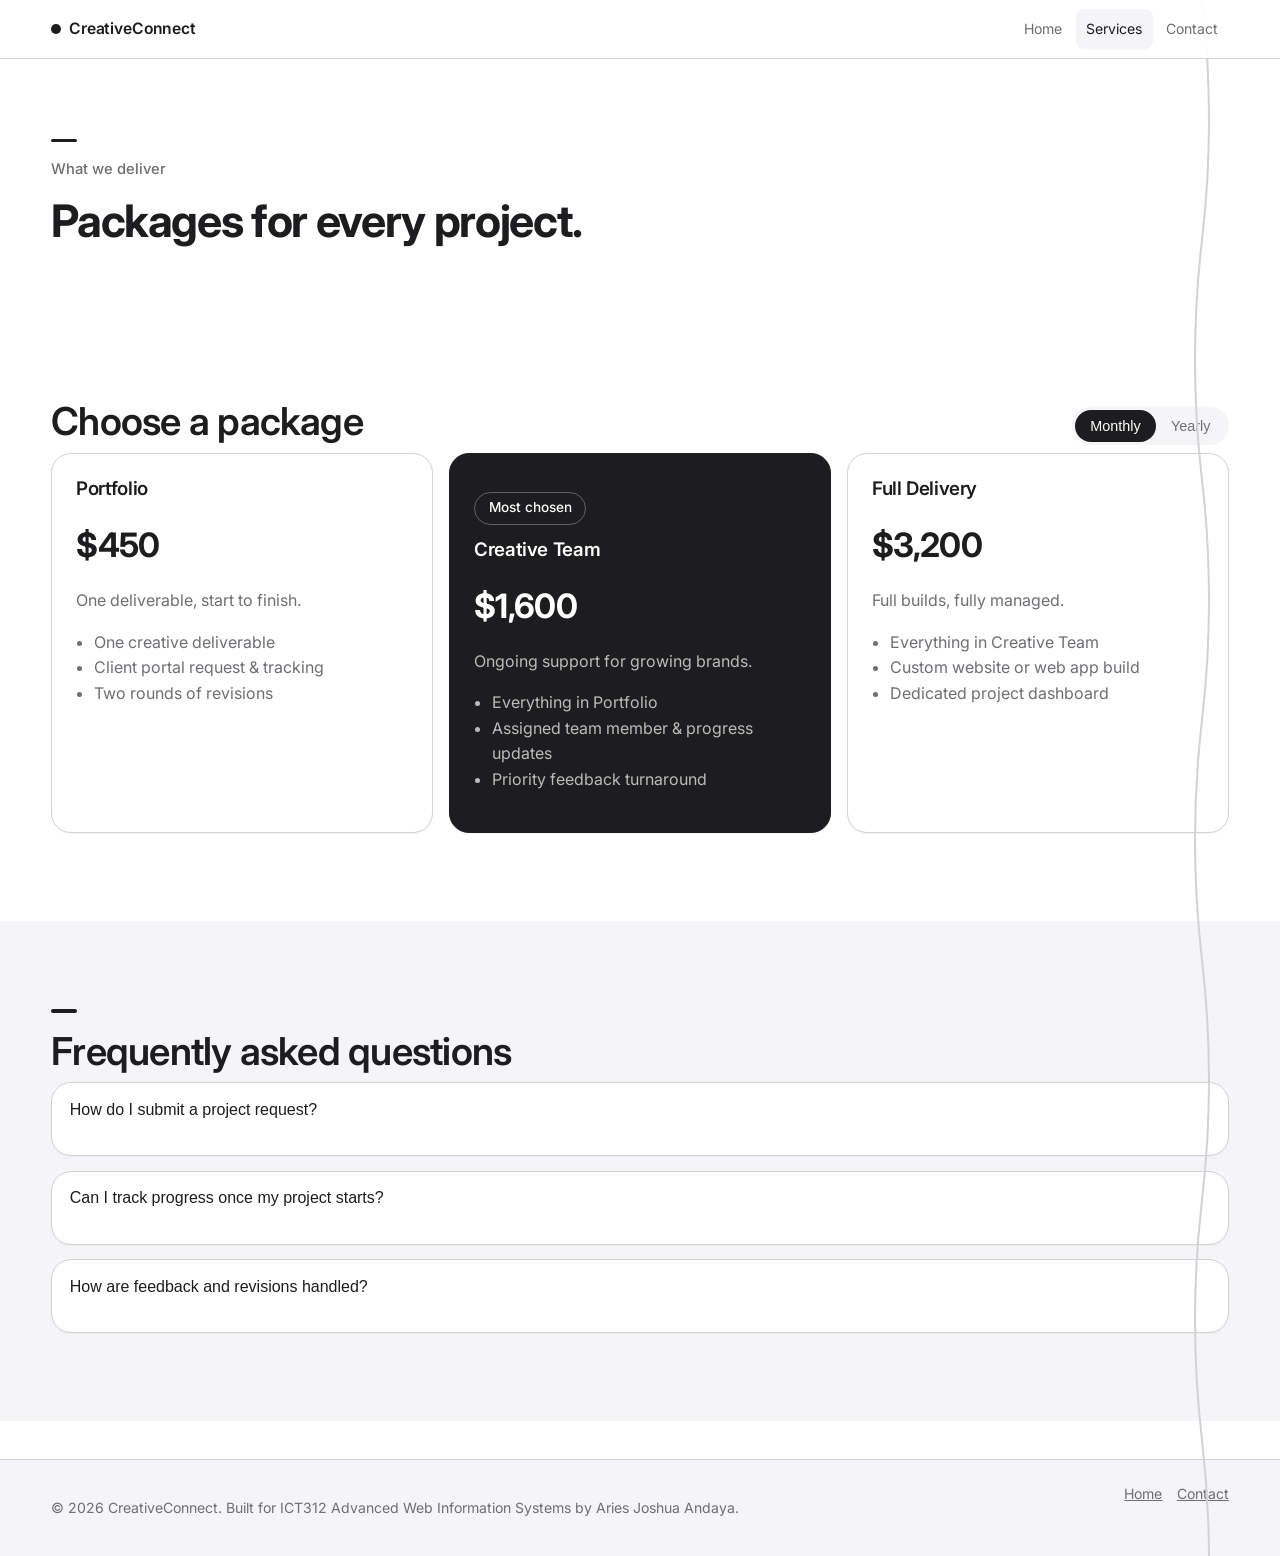
<file: creativeconnect Front End/services.html>
<!doctype html>
<html lang="en">
  <head>
    <meta charset="UTF-8" />
    <meta name="viewport" content="width=device-width, initial-scale=1.0" />
    <meta
      name="description"
      content="Service packages and frequently asked questions for CreativeConnect."
    />
    <title>CreativeConnect | Services</title>
    <link rel="icon" href="assets/icons/Frame.svg" type="image/svg+xml" />
    <link rel="preconnect" href="https://fonts.googleapis.com" />
    <link rel="preconnect" href="https://fonts.gstatic.com" crossorigin />
    <link
      href="https://fonts.googleapis.com/css2?family=Inter:wght@400;500;600;700;800&display=swap"
      rel="stylesheet"
    />
    <link rel="stylesheet" href="style/main.css" />
  </head>
  <body>
    <a class="skip-link" href="#main-content">Skip to main content</a>

    <div class="flow-line" aria-hidden="true">
      <svg class="flow-line-svg" data-flow-svg>
        <path class="flow-line-track" data-flow-track fill="none"></path>
        <path class="flow-line-fill" data-flow-fill fill="none"></path>
        <circle class="flow-line-dot" data-flow-dot r="4"></circle>
      </svg>
    </div>

    <header class="site-header">
      <div class="container nav-wrap">
        <a class="brand" href="index.html" aria-label="CreativeConnect home">
          <span class="brand-mark" aria-hidden="true"
            ><i></i><i></i><i></i></span
          >CreativeConnect
        </a>
        <button
          class="nav-toggle"
          aria-expanded="false"
          aria-controls="site-nav"
          aria-label="Open navigation menu"
        >
          <span></span><span></span><span></span>
        </button>
        <nav id="site-nav" class="site-nav" aria-label="Primary">
          <ul>
            <li><a href="index.html">Home</a></li>
            <li><a href="services.html" aria-current="page">Services</a></li>
            <li><a href="contact.html">Contact</a></li>
          </ul>
        </nav>
      </div>
    </header>

    <main id="main-content">
      <section class="page-hero" aria-labelledby="services-title">
        <div class="container">
          <span class="detail-mark" aria-hidden="true"
            ><i></i><i></i><i></i
          ></span>
          <p class="eyebrow">What we deliver</p>
          <h1 id="services-title">Packages for every project.</h1>
        </div>
      </section>

      <section class="section" aria-labelledby="pricing-title">
        <div class="container">
          <div class="section-header">
            <h2 id="pricing-title">Choose a package</h2>
            <div
              class="billing-toggle"
              role="group"
              aria-label="Billing period"
            >
              <button
                class="toggle-btn is-active"
                data-billing="monthly"
                aria-pressed="true"
              >
                Monthly
              </button>
              <button
                class="toggle-btn"
                data-billing="yearly"
                aria-pressed="false"
              >
                Yearly
              </button>
            </div>
          </div>

          <div class="pricing-grid" aria-live="polite">
            <article class="pricing-card">
              <h3>Portfolio</h3>
              <p class="price" data-monthly="450" data-yearly="4,200">
                $450
              </p>
              <p class="price-note">One deliverable, start to finish.</p>
              <ul>
                <li>One creative deliverable</li>
                <li>Client portal request &amp; tracking</li>
                <li>Two rounds of revisions</li>
              </ul>
            </article>

            <article class="pricing-card featured">
              <p class="chip">Most chosen</p>
              <h3>Creative Team</h3>
              <p class="price" data-monthly="1,600" data-yearly="1,350">
                $1,600
              </p>
              <p class="price-note">Ongoing support for growing brands.</p>
              <ul>
                <li>Everything in Portfolio</li>
                <li>Assigned team member &amp; progress updates</li>
                <li>Priority feedback turnaround</li>
              </ul>
            </article>

            <article class="pricing-card">
              <h3>Full Delivery</h3>
              <p class="price" data-monthly="3,200" data-yearly="2,700">
                $3,200
              </p>
              <p class="price-note">Full builds, fully managed.</p>
              <ul>
                <li>Everything in Creative Team</li>
                <li>Custom website or web app build</li>
                <li>Dedicated project dashboard</li>
              </ul>
            </article>
          </div>
        </div>
      </section>

      <section class="section section-alt" aria-labelledby="faq-title">
        <div class="container">
          <span class="detail-mark" aria-hidden="true"
            ><i></i><i></i><i></i
          ></span>
          <h2 id="faq-title">Frequently asked questions</h2>
          <div class="faq-list">
            <article class="faq-item">
              <h3>
                <button
                  class="faq-btn"
                  aria-expanded="false"
                  aria-controls="faq-1"
                  id="faq-btn-1"
                >
                  How do I submit a project request?
                </button>
              </h3>
              <div
                id="faq-1"
                class="faq-panel"
                role="region"
                aria-labelledby="faq-btn-1"
                hidden
              >
                <p>Send a brief through Contact. We confirm within 48 hours.</p>
              </div>
            </article>

            <article class="faq-item">
              <h3>
                <button
                  class="faq-btn"
                  aria-expanded="false"
                  aria-controls="faq-2"
                  id="faq-btn-2"
                >
                  Can I track progress once my project starts?
                </button>
              </h3>
              <div
                id="faq-2"
                class="faq-panel"
                role="region"
                aria-labelledby="faq-btn-2"
                hidden
              >
                <p>Yes — see your assigned team member, status and deadlines anytime.</p>
              </div>
            </article>

            <article class="faq-item">
              <h3>
                <button
                  class="faq-btn"
                  aria-expanded="false"
                  aria-controls="faq-3"
                  id="faq-btn-3"
                >
                  How are feedback and revisions handled?
                </button>
              </h3>
              <div
                id="faq-3"
                class="faq-panel"
                role="region"
                aria-labelledby="faq-btn-3"
                hidden
              >
                <p>Every package includes a feedback channel — nothing gets lost in email.</p>
              </div>
            </article>
          </div>
        </div>
      </section>
    </main>

    <footer class="site-footer">
      <div class="container footer-wrap">
        <p>
          &copy; 2026 CreativeConnect. Built for ICT312 Advanced Web
          Information Systems by Aries Joshua Andaya.
        </p>
        <ul aria-label="Footer links">
          <li><a href="index.html">Home</a></li>
          <li><a href="contact.html">Contact</a></li>
        </ul>
      </div>
    </footer>

    <script src="js/main.js"></script>
  </body>
</html>
</file>
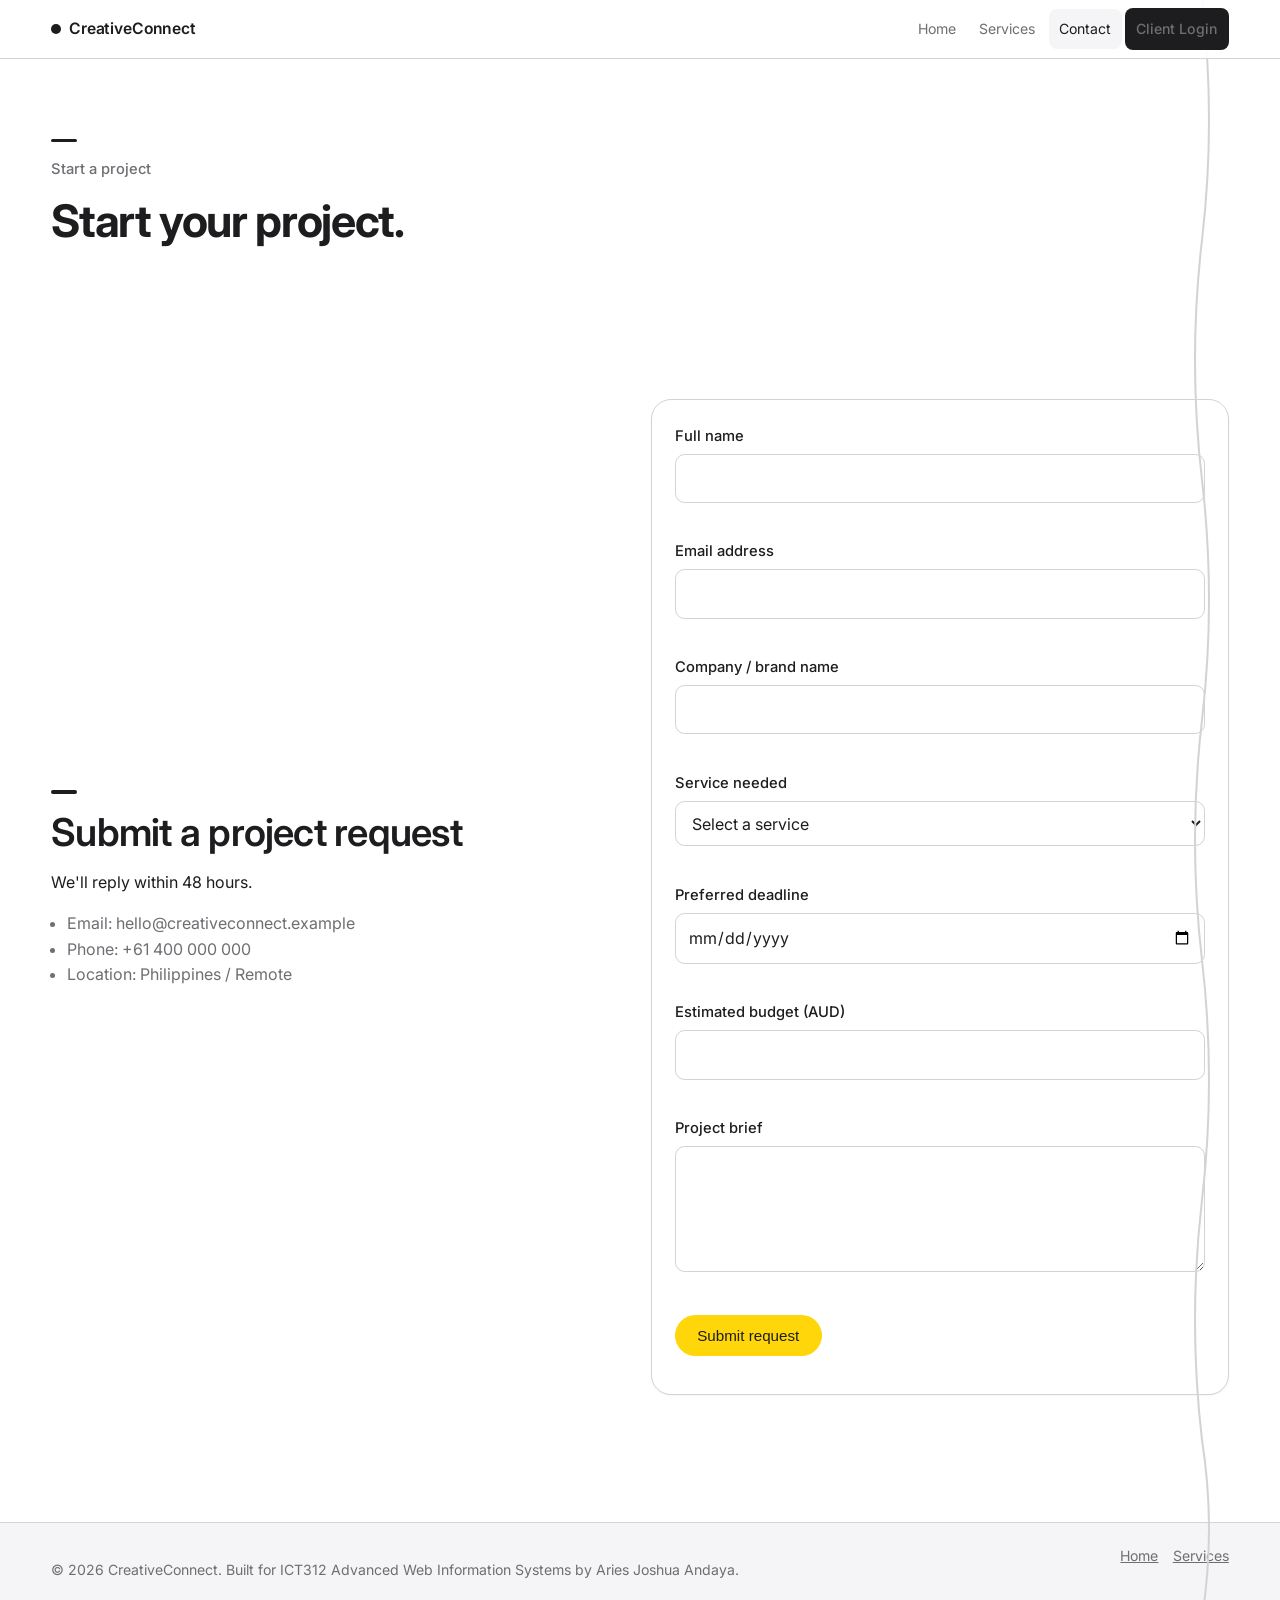
<file: creativeconnect/contact.html>
<!doctype html>
<html lang="en">
  <head>
    <meta charset="UTF-8" />
    <meta name="viewport" content="width=device-width, initial-scale=1.0" />
    <meta
      name="description"
      content="Submit a project request to the CreativeConnect team."
    />
    <title>CreativeConnect | Contact</title>
    <link rel="icon" href="assets/icons/Frame.svg" type="image/svg+xml" />
    <link rel="preconnect" href="https://fonts.googleapis.com" />
    <link rel="preconnect" href="https://fonts.gstatic.com" crossorigin />
    <link
      href="https://fonts.googleapis.com/css2?family=Inter:wght@400;500;600;700;800&display=swap"
      rel="stylesheet"
    />
    <link rel="stylesheet" href="style/main.css" />
  </head>
  <body>
    <a class="skip-link" href="#main-content">Skip to main content</a>

    <div class="flow-line" aria-hidden="true">
      <svg class="flow-line-svg" data-flow-svg>
        <path class="flow-line-track" data-flow-track fill="none"></path>
        <path class="flow-line-fill" data-flow-fill fill="none"></path>
        <circle class="flow-line-dot" data-flow-dot r="4"></circle>
      </svg>
    </div>

    <header class="site-header">
      <div class="container nav-wrap">
        <a class="brand" href="index.html" aria-label="CreativeConnect home">
          <span class="brand-mark" aria-hidden="true"
            ><i></i><i></i><i></i></span
          >CreativeConnect
        </a>
        <button
          class="nav-toggle"
          aria-expanded="false"
          aria-controls="site-nav"
          aria-label="Open navigation menu"
        >
          <span></span><span></span><span></span>
        </button>
        <nav id="site-nav" class="site-nav" aria-label="Primary">
          <ul>
            <li><a href="index.html">Home</a></li>
            <li><a href="services.html">Services</a></li>
            <li><a href="contact.html" aria-current="page">Contact</a></li>
            <li><a class="btn btn-nav" href="login.php">Client Login</a></li>
          </ul>
        </nav>
      </div>
    </header>

    <main id="main-content">
      <section class="page-hero" aria-labelledby="contact-title">
        <div class="container">
          <span class="detail-mark" aria-hidden="true"
            ><i></i><i></i><i></i
          ></span>
          <p class="eyebrow">Start a project</p>
          <h1 id="contact-title">Start your project.</h1>
        </div>
      </section>

      <section class="section" aria-labelledby="form-title">
        <div class="container contact-grid">
          <article>
            <span class="detail-mark" aria-hidden="true"
              ><i></i><i></i><i></i
            ></span>
            <h2 id="form-title">Submit a project request</h2>
            <p>We'll reply within 48 hours.</p>
            <ul class="contact-points">
              <li>Email: hello@creativeconnect.example</li>
              <li>Phone: +61 400 000 000</li>
              <li>Location: Philippines / Remote</li>
            </ul>
          </article>

          <form class="contact-form" novalidate>
            <div class="form-field">
              <label for="full-name">Full name</label>
              <input
                id="full-name"
                name="fullName"
                type="text"
                required
                autocomplete="name"
                aria-describedby="error-full-name"
              />
              <p
                class="error-message"
                id="error-full-name"
                aria-live="polite"
              ></p>
            </div>

            <div class="form-field">
              <label for="email">Email address</label>
              <input
                id="email"
                name="email"
                type="email"
                required
                autocomplete="email"
                aria-describedby="error-email"
              />
              <p class="error-message" id="error-email" aria-live="polite"></p>
            </div>

            <div class="form-field">
              <label for="company">Company / brand name</label>
              <input
                id="company"
                name="company"
                type="text"
                required
                autocomplete="organization"
                aria-describedby="error-company"
              />
              <p
                class="error-message"
                id="error-company"
                aria-live="polite"
              ></p>
            </div>

            <div class="form-field">
              <label for="service">Service needed</label>
              <select
                id="service"
                name="service"
                required
                aria-describedby="error-service"
              >
                <option value="">Select a service</option>
                <option value="video-editing">Video &amp; Digital Editing</option>
                <option value="web-development">Web Development</option>
                <option value="content-creation">Content Creation</option>
                <option value="graphic-design">Graphic Design</option>
                <option value="it-support">IT Support &amp; Consulting</option>
                <option value="other">Other</option>
              </select>
              <p
                class="error-message"
                id="error-service"
                aria-live="polite"
              ></p>
            </div>

            <div class="form-field">
              <label for="deadline">Preferred deadline</label>
              <input
                id="deadline"
                name="deadline"
                type="date"
                required
                aria-describedby="error-deadline"
              />
              <p
                class="error-message"
                id="error-deadline"
                aria-live="polite"
              ></p>
            </div>

            <div class="form-field">
              <label for="budget">Estimated budget (AUD)</label>
              <input
                id="budget"
                name="budget"
                type="number"
                min="100"
                step="50"
                required
                autocomplete="off"
                aria-describedby="error-budget"
              />
              <p class="error-message" id="error-budget" aria-live="polite"></p>
            </div>

            <div class="form-field">
              <label for="message">Project brief</label>
              <textarea
                id="message"
                name="message"
                rows="4"
                required
                aria-describedby="error-message"
              ></textarea>
              <p
                class="error-message"
                id="error-message"
                aria-live="polite"
              ></p>
            </div>

            <button class="btn btn-primary" type="submit">
              Submit request
            </button>
            <p class="form-success" role="status" aria-live="polite"></p>
          </form>
        </div>
      </section>
    </main>

    <footer class="site-footer">
      <div class="container footer-wrap">
        <p>
          &copy; 2026 CreativeConnect. Built for ICT312 Advanced Web
          Information Systems by Aries Joshua Andaya.
        </p>
        <ul aria-label="Footer links">
          <li><a href="index.html">Home</a></li>
          <li><a href="services.html">Services</a></li>
        </ul>
      </div>
    </footer>

    <script src="js/main.js"></script>
  </body>
</html>
</file>
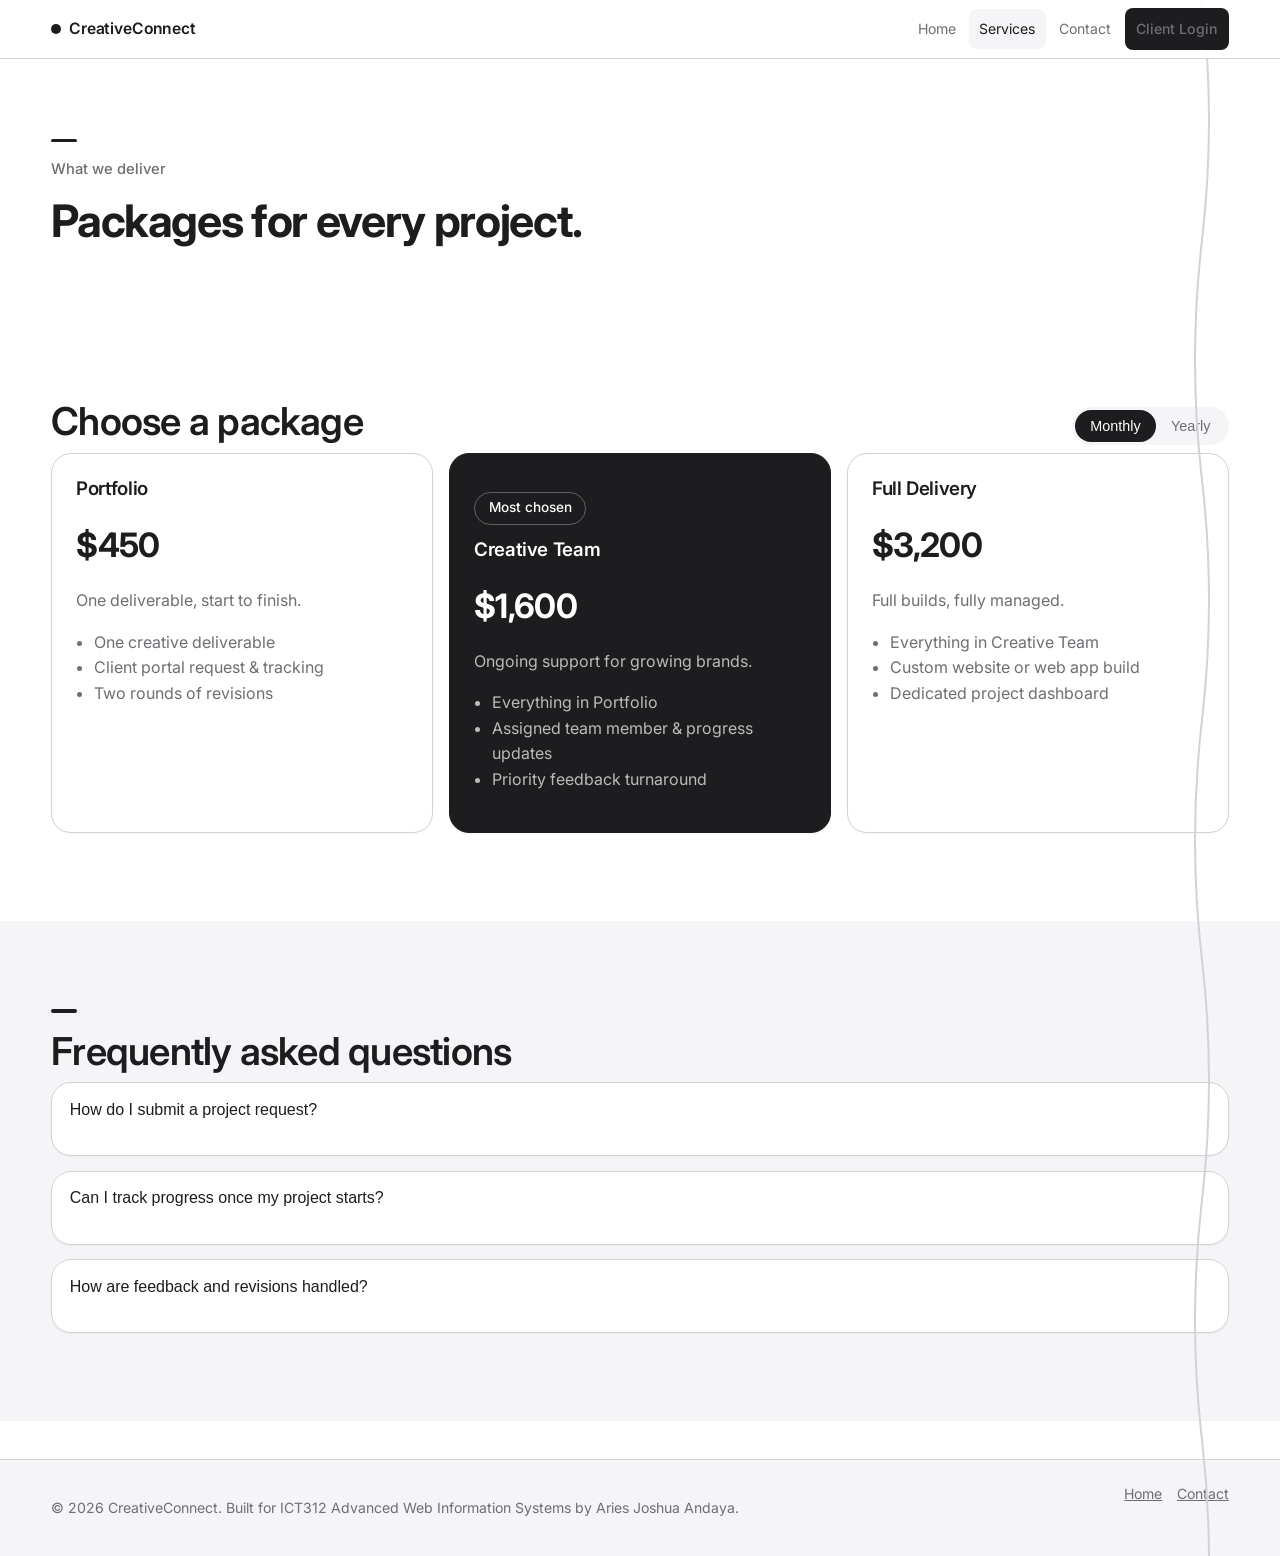
<file: creativeconnect/services.html>
<!doctype html>
<html lang="en">
  <head>
    <meta charset="UTF-8" />
    <meta name="viewport" content="width=device-width, initial-scale=1.0" />
    <meta
      name="description"
      content="Service packages and frequently asked questions for CreativeConnect."
    />
    <title>CreativeConnect | Services</title>
    <link rel="icon" href="assets/icons/Frame.svg" type="image/svg+xml" />
    <link rel="preconnect" href="https://fonts.googleapis.com" />
    <link rel="preconnect" href="https://fonts.gstatic.com" crossorigin />
    <link
      href="https://fonts.googleapis.com/css2?family=Inter:wght@400;500;600;700;800&display=swap"
      rel="stylesheet"
    />
    <link rel="stylesheet" href="style/main.css" />
  </head>
  <body>
    <a class="skip-link" href="#main-content">Skip to main content</a>

    <div class="flow-line" aria-hidden="true">
      <svg class="flow-line-svg" data-flow-svg>
        <path class="flow-line-track" data-flow-track fill="none"></path>
        <path class="flow-line-fill" data-flow-fill fill="none"></path>
        <circle class="flow-line-dot" data-flow-dot r="4"></circle>
      </svg>
    </div>

    <header class="site-header">
      <div class="container nav-wrap">
        <a class="brand" href="index.html" aria-label="CreativeConnect home">
          <span class="brand-mark" aria-hidden="true"
            ><i></i><i></i><i></i></span
          >CreativeConnect
        </a>
        <button
          class="nav-toggle"
          aria-expanded="false"
          aria-controls="site-nav"
          aria-label="Open navigation menu"
        >
          <span></span><span></span><span></span>
        </button>
        <nav id="site-nav" class="site-nav" aria-label="Primary">
          <ul>
            <li><a href="index.html">Home</a></li>
            <li><a href="services.html" aria-current="page">Services</a></li>
            <li><a href="contact.html">Contact</a></li>
            <li><a class="btn btn-nav" href="login.php">Client Login</a></li>
          </ul>
        </nav>
      </div>
    </header>

    <main id="main-content">
      <section class="page-hero" aria-labelledby="services-title">
        <div class="container">
          <span class="detail-mark" aria-hidden="true"
            ><i></i><i></i><i></i
          ></span>
          <p class="eyebrow">What we deliver</p>
          <h1 id="services-title">Packages for every project.</h1>
        </div>
      </section>

      <section class="section" aria-labelledby="pricing-title">
        <div class="container">
          <div class="section-header">
            <h2 id="pricing-title">Choose a package</h2>
            <div
              class="billing-toggle"
              role="group"
              aria-label="Billing period"
            >
              <button
                class="toggle-btn is-active"
                data-billing="monthly"
                aria-pressed="true"
              >
                Monthly
              </button>
              <button
                class="toggle-btn"
                data-billing="yearly"
                aria-pressed="false"
              >
                Yearly
              </button>
            </div>
          </div>

          <div class="pricing-grid" aria-live="polite">
            <article class="pricing-card">
              <h3>Portfolio</h3>
              <p class="price" data-monthly="450" data-yearly="4,200">
                $450
              </p>
              <p class="price-note">One deliverable, start to finish.</p>
              <ul>
                <li>One creative deliverable</li>
                <li>Client portal request &amp; tracking</li>
                <li>Two rounds of revisions</li>
              </ul>
            </article>

            <article class="pricing-card featured">
              <p class="chip">Most chosen</p>
              <h3>Creative Team</h3>
              <p class="price" data-monthly="1,600" data-yearly="1,350">
                $1,600
              </p>
              <p class="price-note">Ongoing support for growing brands.</p>
              <ul>
                <li>Everything in Portfolio</li>
                <li>Assigned team member &amp; progress updates</li>
                <li>Priority feedback turnaround</li>
              </ul>
            </article>

            <article class="pricing-card">
              <h3>Full Delivery</h3>
              <p class="price" data-monthly="3,200" data-yearly="2,700">
                $3,200
              </p>
              <p class="price-note">Full builds, fully managed.</p>
              <ul>
                <li>Everything in Creative Team</li>
                <li>Custom website or web app build</li>
                <li>Dedicated project dashboard</li>
              </ul>
            </article>
          </div>
        </div>
      </section>

      <section class="section section-alt" aria-labelledby="faq-title">
        <div class="container">
          <span class="detail-mark" aria-hidden="true"
            ><i></i><i></i><i></i
          ></span>
          <h2 id="faq-title">Frequently asked questions</h2>
          <div class="faq-list">
            <article class="faq-item">
              <h3>
                <button
                  class="faq-btn"
                  aria-expanded="false"
                  aria-controls="faq-1"
                  id="faq-btn-1"
                >
                  How do I submit a project request?
                </button>
              </h3>
              <div
                id="faq-1"
                class="faq-panel"
                role="region"
                aria-labelledby="faq-btn-1"
                hidden
              >
                <p>Send a brief through Contact. We confirm within 48 hours.</p>
              </div>
            </article>

            <article class="faq-item">
              <h3>
                <button
                  class="faq-btn"
                  aria-expanded="false"
                  aria-controls="faq-2"
                  id="faq-btn-2"
                >
                  Can I track progress once my project starts?
                </button>
              </h3>
              <div
                id="faq-2"
                class="faq-panel"
                role="region"
                aria-labelledby="faq-btn-2"
                hidden
              >
                <p>Yes — see your assigned team member, status and deadlines anytime.</p>
              </div>
            </article>

            <article class="faq-item">
              <h3>
                <button
                  class="faq-btn"
                  aria-expanded="false"
                  aria-controls="faq-3"
                  id="faq-btn-3"
                >
                  How are feedback and revisions handled?
                </button>
              </h3>
              <div
                id="faq-3"
                class="faq-panel"
                role="region"
                aria-labelledby="faq-btn-3"
                hidden
              >
                <p>Every package includes a feedback channel — nothing gets lost in email.</p>
              </div>
            </article>
          </div>
        </div>
      </section>
    </main>

    <footer class="site-footer">
      <div class="container footer-wrap">
        <p>
          &copy; 2026 CreativeConnect. Built for ICT312 Advanced Web
          Information Systems by Aries Joshua Andaya.
        </p>
        <ul aria-label="Footer links">
          <li><a href="index.html">Home</a></li>
          <li><a href="contact.html">Contact</a></li>
        </ul>
      </div>
    </footer>

    <script src="js/main.js"></script>
  </body>
</html>
</file>
<file: creativeconnect Front End/style/main.css>
:root {
  --bg: #ffffff;
  --surface: #ffffff;
  --surface-alt: #f5f5f7;
  --ink: #1d1d1f;
  --muted: #6e6e73;
  --line: #d2d2d7;
  --accent: #ffd60a;
  --accent-hover: #e6c000;
  --accent-soft: rgba(255, 214, 10, 0.16);
  --ok: #1d7a46;
  --error: #d70015;
  --shadow: 0 1px 2px rgba(0, 0, 0, 0.04);
  --radius: 1.25rem;
}

* {
  box-sizing: border-box;
}

html {
  scroll-behavior: smooth;
}

@media (prefers-reduced-motion: reduce) {
  html {
    scroll-behavior: auto;
  }
}

body {
  margin: 0;
  font-family: "Inter", -apple-system, BlinkMacSystemFont, "Segoe UI", Roboto,
    Helvetica, Arial, sans-serif;
  color: var(--ink);
  background: var(--bg);
  line-height: 1.6;
  -webkit-font-smoothing: antialiased;
}

img {
  max-width: 100%;
  display: block;
}

a {
  color: inherit;
}

h1,
h2,
h3 {
  font-family: "Inter", -apple-system, BlinkMacSystemFont, "Segoe UI", Roboto,
    Helvetica, Arial, sans-serif;
  font-weight: 600;
  line-height: 1.15;
  letter-spacing: -0.02em;
  margin-top: 0;
}

.container {
  width: min(1180px, 92%);
  margin-inline: auto;
}

.skip-link {
  position: absolute;
  left: -999px;
  top: 0;
  background: var(--ink);
  color: #fff;
  padding: 0.6rem 1rem;
  z-index: 1000;
}

.skip-link:focus {
  left: 0.5rem;
  top: 0.5rem;
}

.site-header {
  position: sticky;
  top: 0;
  z-index: 60;
  background: rgba(255, 255, 255, 0.8);
  backdrop-filter: saturate(180%) blur(14px);
  border-bottom: 1px solid var(--line);
}

.nav-wrap {
  display: flex;
  align-items: center;
  justify-content: space-between;
  min-height: 3.6rem;
  gap: 1rem;
}

.brand {
  text-decoration: none;
  font-weight: 600;
  font-size: 0.98rem;
  letter-spacing: -0.01em;
  display: inline-flex;
  align-items: center;
  gap: 0.5rem;
}

.brand-mark {
  width: 0.62rem;
  height: 0.62rem;
  border-radius: 50%;
  background: var(--ink);
  display: inline-block;
  position: relative;
}

.brand-mark i {
  display: none;
}

.detail-mark {
  width: 1.6rem;
  height: 0.2rem;
  border-radius: 99px;
  background: var(--ink);
  display: block;
  margin-bottom: 1rem;
  position: relative;
}

.detail-mark i {
  display: none;
}

.nav-toggle {
  border: 1px solid var(--line);
  background: #fff;
  width: 2.6rem;
  height: 2.6rem;
  border-radius: 0.6rem;
  display: grid;
  place-content: center;
  gap: 0.25rem;
}

.nav-toggle span {
  width: 1.2rem;
  height: 0.1rem;
  background: var(--ink);
}

.site-nav {
  position: absolute;
  right: 4%;
  top: 3.9rem;
  background: var(--surface);
  border-radius: var(--radius);
  border: 1px solid var(--line);
  box-shadow: 0 12px 32px rgba(0, 0, 0, 0.08);
  padding: 0.6rem;
  width: min(18rem, 92vw);
  display: none;
}

.site-nav.is-open {
  display: block;
}

.site-nav ul {
  list-style: none;
  margin: 0;
  padding: 0;
}

.site-nav a {
  display: block;
  text-decoration: none;
  padding: 0.55rem 0.65rem;
  border-radius: 0.5rem;
  font-size: 0.88rem;
  color: var(--muted);
}

.site-nav a[aria-current="page"],
.site-nav a:hover,
.site-nav a:focus-visible {
  background: var(--surface-alt);
  color: var(--ink);
}

.btn {
  text-decoration: none;
  display: inline-flex;
  align-items: center;
  justify-content: center;
  border-radius: 980px;
  padding: 0.68rem 1.35rem;
  font-weight: 500;
  font-size: 0.95rem;
  border: 1px solid transparent;
  transition:
    transform 160ms ease,
    background 160ms ease,
    border-color 160ms ease;
  cursor: pointer;
}

.btn:hover,
.btn:focus-visible {
  transform: translateY(-1px);
}

.btn-primary {
  background: var(--accent);
  color: #fff;
}

.btn-primary:hover {
  background: var(--accent-hover);
}

.btn-nav {
  background: var(--ink);
  color: #fff;
  padding: 0.48rem 1.05rem;
  font-size: 0.85rem;
}

.btn-ghost {
  border-color: var(--line);
  background: #fff;
  color: var(--ink);
}

.btn-ghost:hover {
  background: var(--surface-alt);
}

.hero,
.page-hero {
  padding: 5rem 0 3rem;
  text-align: left;
}

.hero-grid {
  width: min(1180px, 92%);
  margin: 0 auto;

  display: grid;
  grid-template-columns: minmax(0, 1fr);
  align-items: center;
  gap: 2rem;
}

.hero-grid > article {
  min-width: 0;
}

.who-grid,
.portfolio-grid,
.contact-grid,
.cta-grid {
  display: grid;
  gap: 1.4rem;
}

.eyebrow {
  font-size: 0.92rem;
  font-weight: 500;
  color: var(--muted);
  margin-bottom: 0.9rem;
}

h1 {
  font-weight: 700;
  font-size: clamp(2.1rem, 5.6vw, 3.6rem);
  max-width: 100%;
  letter-spacing: -0.03em;
  margin-bottom: 1rem;
  color: var(--ink);
}

.lead {
  color: var(--muted);
  font-size: 1.05rem;
  max-width: 46ch;
}

.hero-actions {
  margin-top: 1.6rem;
  display: flex;
  gap: 0.7rem;
  flex-wrap: wrap;
}

.hero-phones {
  position: relative;
  min-height: 450px;

  display: none;
  align-items: center;
  justify-content: center;

  overflow: visible;
}

/* Oblong behind the phones */
.hero-phones::before {
  content: "";

  position: absolute;

  width: 320px;
  height: 360px;

  background: var(--surface-alt);
  border-radius: 50%;

  left: 50%;
  top: 50%;

  transform: translate(-40%, -50%);

  z-index: 0;
}

.hero-phones img {
  width: 380px;
  height: auto;
  display: block;

  position: relative;
  z-index: 1;
  max-width: 400px;
  object-fit: contain;
}

.section {
  padding: 4.2rem 0;
}

.section h2 {
  font-size: clamp(1.7rem, 3vw, 2.4rem);
  margin-bottom: 0.6rem;
}

.section-sub {
  color: var(--muted);
  margin-top: 0;
  margin-bottom: 2rem;
  max-width: 52ch;
}

.chip {
  display: inline-block;
  background: transparent;
  border: 1px solid var(--line);
  border-radius: 999px;
  padding: 0.3rem 0.85rem;
  font-weight: 500;
  font-size: 0.85rem;
  color: var(--muted);
}

.who-section figure img {
  border-radius: var(--radius);
  filter: grayscale(35%);
}

.who-lead {
  font-weight: 500;
  font-size: 1.1rem;
  color: var(--ink);
}

.services-grid,
.team-grid,
.pricing-grid,
.card-grid {
  display: grid;
  gap: 1rem;
}

.service-card,
.pricing-card,
.feature-card,
.contact-form,
.faq-item,
.testimonial-card {
  background: var(--surface);
  border: 1px solid var(--line);
  border-radius: var(--radius);
  box-shadow: var(--shadow);
}

.service-card {
  padding: 1.4rem;
}

.service-icon {
  background: var(--surface-alt);
  width: 2.8rem;
  height: 2.8rem;
  border-radius: 50%;
  display: grid;
  place-items: center;
  margin-bottom: 0.9rem;
}

.service-icon img {
  width: 1.15rem;
  height: 1.15rem;
}

.portfolio {
  background: var(--surface-alt);
}

.portfolio-grid figure img {
  border-radius: var(--radius);
}

.team-card {
  text-align: center;
}

.team-card img {
  width: 140px;
  aspect-ratio: 1;
  object-fit: cover;
  border-radius: 50%;
  margin: 0 auto 1rem;
  border: 1px solid var(--line);
  filter: grayscale(100%);
  transition: filter 220ms ease;
}

.team-card:hover img {
  filter: grayscale(0%);
}

.team-card h3 {
  margin-bottom: 0.2rem;
  font-size: 0.92rem;
  font-weight: 600;
  letter-spacing: 0.01em;
}

.team-card p {
  margin: 0;
  color: var(--muted);
  font-size: 0.8rem;
  text-transform: uppercase;
  letter-spacing: 0.04em;
}

.clients {
  background: #fff;
}

.testimonial-slider {
  display: grid;
  grid-template-columns: auto 1fr auto;
  align-items: center;
  gap: 0.7rem;
}

.slider-btn {
  width: 2.2rem;
  height: 2.2rem;
  border-radius: 50%;
  border: 1px solid var(--line);
  background: #fff;
  cursor: pointer;
  font-size: 1.3rem;
  line-height: 1;
  color: var(--ink);
}

.slider-btn:hover {
  background: var(--surface-alt);
}

.testimonial-track {
  display: grid;
  grid-template-columns: 1fr;
  gap: 0.9rem;
}

.testimonial-card {
  padding: 1.4rem;
}

.testimonial-card h3 {
  margin-bottom: 0.2rem;
  font-size: 1rem;
}

.stars {
  color: var(--ink);
  margin-top: 0;
  letter-spacing: 0.1em;
}

.section-alt {
  background: var(--surface-alt);
}

.cta figure img {
  width: 100%;
  height: 100%;
  object-fit: cover;
  margin-inline: auto;
  border-radius: var(--radius);
}

.page-hero h1 {
  max-width: 30ch;
  font-size: clamp(1.8rem, 4.6vw, 2.8rem);
}

.section-header {
  display: flex;
  gap: 1rem;
  align-items: center;
  justify-content: space-between;
  flex-wrap: wrap;
}

.billing-toggle {
  display: inline-flex;
  background: var(--surface-alt);
  border-radius: 999px;
  padding: 0.2rem;
}

.toggle-btn {
  border: 0;
  background: transparent;
  padding: 0.5rem 0.95rem;
  border-radius: 999px;
  font-weight: 500;
  font-size: 0.9rem;
  color: var(--muted);
  cursor: pointer;
}

.toggle-btn.is-active {
  background: var(--ink);
  color: #fff;
}

.pricing-card {
  padding: 1.5rem;
  position: relative;
}

.pricing-card ul {
  padding-left: 1.1rem;
  color: var(--muted);
}

.pricing-card.featured {
  background: var(--ink);
  color: #fff;
  border-color: var(--ink);
}

.pricing-card.featured .price-note,
.pricing-card.featured ul {
  color: rgba(255, 255, 255, 0.7);
}

.pricing-card.featured .chip {
  border-color: rgba(255, 255, 255, 0.3);
  color: #fff;
}

.price {
  font-weight: 700;
  font-size: 2.1rem;
  letter-spacing: -0.02em;
  margin: 0.5rem 0;
}

.price-note {
  color: var(--muted);
}

.faq-list {
  display: grid;
  gap: 0.9rem;
}

.faq-item {
  overflow: clip;
}

.faq-btn {
  width: 100%;
  text-align: left;
  border: 0;
  background: transparent;
  padding: 1.1rem;
  font-size: 1rem;
  font-weight: 500;
  cursor: pointer;
  color: var(--ink);
}

.faq-btn[aria-expanded="true"] {
  background: var(--surface-alt);
}

.faq-panel {
  padding: 0 1.1rem 1.1rem;
  color: var(--muted);
}

.contact-points {
  padding-left: 1rem;
  color: var(--muted);
}

.contact-form {
  padding: 1.4rem;
}

.form-field {
  margin-bottom: 0.9rem;
}

.form-field label {
  font-weight: 500;
  font-size: 0.92rem;
  display: inline-block;
  margin-bottom: 0.35rem;
}

input,
textarea,
select {
  width: 100%;
  padding: 0.68rem 0.75rem;
  border-radius: 0.6rem;
  border: 1px solid var(--line);
  font: inherit;
  background: #fff;
  color: var(--ink);
}

input:focus-visible,
textarea:focus-visible,
select:focus-visible,
button:focus-visible,
a:focus-visible {
  outline: 3px solid rgba(0, 113, 227, 0.35);
  outline-offset: 2px;
}

.error-message {
  min-height: 1.1rem;
  margin: 0.2rem 0 0;
  color: var(--error);
  font-size: 0.88rem;
}

input.is-invalid,
textarea.is-invalid,
select.is-invalid {
  border-color: var(--error);
}

.form-success {
  margin-top: 0.7rem;
  color: var(--ok);
  font-weight: 500;
}

.site-footer {
  margin-top: 2.4rem;
  padding: 1.4rem 0;
  border-top: 1px solid var(--line);
  background: var(--surface-alt);
}

.footer-wrap {
  display: flex;
  justify-content: space-between;
  gap: 1rem;
  flex-wrap: wrap;
  color: var(--muted);
  font-size: 0.88rem;
}

.footer-wrap ul {
  margin: 0;
  padding: 0;
  list-style: none;
  display: flex;
  gap: 0.9rem;
}

.flow-line {
  position: absolute;
  top: 0;
  right: clamp(1rem, 4vw, 3rem);
  width: 60px;
  pointer-events: none;
  z-index: 3;
  display: none;
}

.flow-line-svg {
  display: block;
  width: 100%;
  height: 100%;
  overflow: visible;
}

.flow-line-track {
  stroke: var(--line);
  stroke-width: 2;
}

.flow-line-fill {
  stroke: var(--accent);
  stroke-width: 2;
  stroke-linecap: round;
  transition: stroke-dashoffset 120ms linear;
}

.flow-line-dot {
  fill: var(--accent);
  opacity: 0;
  transition:
    cx 120ms linear,
    cy 120ms linear,
    opacity 200ms ease;
}

@media (prefers-reduced-motion: reduce) {
  .flow-line-fill,
  .flow-line-dot {
    transition: none;
  }
}

@media (min-width: 900px) {
  .flow-line {
    display: block;
  }
}

@media (min-width: 760px) {
  .site-nav {
    display: block;
    position: static;
    width: auto;
    box-shadow: none;
    background: transparent;
    border: 0;
    padding: 0;
  }

  .site-nav ul {
    display: flex;
    align-items: center;
    gap: 0.2rem;
  }

  .nav-toggle {
    display: none;
  }

  .hero-grid,
  .portfolio-grid,
  .contact-grid,
  .cta-grid {
    grid-template-columns: 1fr 1fr;
    align-items: center;
  }

  .hero-phones {
    display: flex;
  }

  .who-grid {
    grid-template-columns: 0.9fr 1.1fr;
    align-items: center;
  }

  .services-grid,
  .team-grid,
  .pricing-grid {
    grid-template-columns: repeat(3, minmax(0, 1fr));
  }

  .testimonial-track {
    grid-template-columns: 1fr 1fr;
  }
}

@media (min-width: 1024px) {
  .hero {
    padding-top: 6rem;
  }

  .section {
    padding: 5.5rem 0;
  }
}
</file>
<file: creativeconnect/style/main.css>
:root {
  --bg: #ffffff;
  --surface: #ffffff;
  --surface-alt: #f5f5f7;
  --ink: #1d1d1f;
  --muted: #6e6e73;
  --line: #d2d2d7;
  --accent: #ffd60a;
  --accent-hover: #e6c000;
  --accent-soft: rgba(255, 214, 10, 0.16);
  --ok: #1d7a46;
  --error: #d70015;
  --shadow: 0 1px 2px rgba(0, 0, 0, 0.04);
  --radius: 1.25rem;
}

* {
  box-sizing: border-box;
}

html {
  scroll-behavior: smooth;
}

@media (prefers-reduced-motion: reduce) {
  html {
    scroll-behavior: auto;
  }
}

body {
  margin: 0;
  font-family: "Inter", -apple-system, BlinkMacSystemFont, "Segoe UI", Roboto,
    Helvetica, Arial, sans-serif;
  color: var(--ink);
  background: var(--bg);
  line-height: 1.6;
  -webkit-font-smoothing: antialiased;
}

img {
  max-width: 100%;
  display: block;
}

a {
  color: inherit;
}

h1,
h2,
h3 {
  font-family: "Inter", -apple-system, BlinkMacSystemFont, "Segoe UI", Roboto,
    Helvetica, Arial, sans-serif;
  font-weight: 600;
  line-height: 1.15;
  letter-spacing: -0.02em;
  margin-top: 0;
}

.container {
  width: min(1180px, 92%);
  margin-inline: auto;
}

.skip-link {
  position: absolute;
  left: -999px;
  top: 0;
  background: var(--ink);
  color: #fff;
  padding: 0.6rem 1rem;
  z-index: 1000;
}

.skip-link:focus {
  left: 0.5rem;
  top: 0.5rem;
}

.site-header {
  position: sticky;
  top: 0;
  z-index: 60;
  background: rgba(255, 255, 255, 0.8);
  backdrop-filter: saturate(180%) blur(14px);
  border-bottom: 1px solid var(--line);
}

.nav-wrap {
  display: flex;
  align-items: center;
  justify-content: space-between;
  min-height: 3.6rem;
  gap: 1rem;
}

.brand {
  text-decoration: none;
  font-weight: 600;
  font-size: 0.98rem;
  letter-spacing: -0.01em;
  display: inline-flex;
  align-items: center;
  gap: 0.5rem;
}

.brand-mark {
  width: 0.62rem;
  height: 0.62rem;
  border-radius: 50%;
  background: var(--ink);
  display: inline-block;
  position: relative;
}

.brand-mark i {
  display: none;
}

.detail-mark {
  width: 1.6rem;
  height: 0.2rem;
  border-radius: 99px;
  background: var(--ink);
  display: block;
  margin-bottom: 1rem;
  position: relative;
}

.detail-mark i {
  display: none;
}

.nav-toggle {
  border: 1px solid var(--line);
  background: #fff;
  width: 2.6rem;
  height: 2.6rem;
  border-radius: 0.6rem;
  display: grid;
  place-content: center;
  gap: 0.25rem;
}

.nav-toggle span {
  width: 1.2rem;
  height: 0.1rem;
  background: var(--ink);
}

.site-nav {
  position: absolute;
  right: 4%;
  top: 3.9rem;
  background: var(--surface);
  border-radius: var(--radius);
  border: 1px solid var(--line);
  box-shadow: 0 12px 32px rgba(0, 0, 0, 0.08);
  padding: 0.6rem;
  width: min(18rem, 92vw);
  display: none;
}

.site-nav.is-open {
  display: block;
}

.site-nav ul {
  list-style: none;
  margin: 0;
  padding: 0;
}

.site-nav a {
  display: block;
  text-decoration: none;
  padding: 0.55rem 0.65rem;
  border-radius: 0.5rem;
  font-size: 0.88rem;
  color: var(--muted);
}

.site-nav a[aria-current="page"],
.site-nav a:hover,
.site-nav a:focus-visible {
  background: var(--surface-alt);
  color: var(--ink);
}

.btn {
  text-decoration: none;
  display: inline-flex;
  align-items: center;
  justify-content: center;
  border-radius: 980px;
  padding: 0.68rem 1.35rem;
  font-weight: 500;
  font-size: 0.95rem;
  border: 1px solid transparent;
  transition:
    transform 160ms ease,
    background 160ms ease,
    border-color 160ms ease;
  cursor: pointer;
}

.btn:hover,
.btn:focus-visible {
  transform: translateY(-1px);
}

.btn-primary {
  background: var(--accent);
  color: var(--ink);
}

.btn-primary:hover {
  background: var(--accent-hover);
}

.btn-nav {
  background: var(--ink);
  color: #fff;
  padding: 0.48rem 1.05rem;
  font-size: 0.85rem;
}

.btn-ghost {
  border-color: var(--line);
  background: #fff;
  color: var(--ink);
}

.btn-ghost:hover {
  background: var(--surface-alt);
}

.hero,
.page-hero {
  padding: 5rem 0 3rem;
  text-align: left;
}

.hero-grid {
  width: min(1180px, 92%);
  margin: 0 auto;

  display: grid;
  grid-template-columns: minmax(0, 1fr);
  align-items: center;
  gap: 2rem;
}

.hero-grid > article {
  min-width: 0;
}

.who-grid,
.portfolio-grid,
.contact-grid,
.cta-grid {
  display: grid;
  gap: 1.4rem;
}

.eyebrow {
  font-size: 0.92rem;
  font-weight: 500;
  color: var(--muted);
  margin-bottom: 0.9rem;
}

h1 {
  font-weight: 700;
  font-size: clamp(2.1rem, 5.6vw, 3.6rem);
  max-width: 100%;
  letter-spacing: -0.03em;
  margin-bottom: 1rem;
  color: var(--ink);
}

.lead {
  color: var(--muted);
  font-size: 1.05rem;
  max-width: 46ch;
}

.hero-actions {
  margin-top: 1.6rem;
  display: flex;
  gap: 0.7rem;
  flex-wrap: wrap;
}

.hero-phones {
  position: relative;
  min-height: 450px;

  display: none;
  align-items: center;
  justify-content: center;

  overflow: visible;
}

/* Oblong behind the phones */
.hero-phones::before {
  content: "";

  position: absolute;

  width: 320px;
  height: 360px;

  background: var(--surface-alt);
  border-radius: 50%;

  left: 50%;
  top: 50%;

  transform: translate(-40%, -50%);

  z-index: 0;
}

.hero-phones img {
  width: 380px;
  height: auto;
  display: block;

  position: relative;
  z-index: 1;
  max-width: 400px;
  object-fit: contain;
}

.section {
  padding: 4.2rem 0;
}

.section h2 {
  font-size: clamp(1.7rem, 3vw, 2.4rem);
  margin-bottom: 0.6rem;
}

.section-sub {
  color: var(--muted);
  margin-top: 0;
  margin-bottom: 2rem;
  max-width: 52ch;
}

.chip {
  display: inline-block;
  background: transparent;
  border: 1px solid var(--line);
  border-radius: 999px;
  padding: 0.3rem 0.85rem;
  font-weight: 500;
  font-size: 0.85rem;
  color: var(--muted);
}

.who-section figure img {
  border-radius: var(--radius);
  filter: grayscale(35%);
}

.who-lead {
  font-weight: 500;
  font-size: 1.1rem;
  color: var(--ink);
}

.services-grid,
.team-grid,
.pricing-grid,
.card-grid {
  display: grid;
  gap: 1rem;
}

.service-card,
.pricing-card,
.feature-card,
.contact-form,
.faq-item,
.testimonial-card {
  background: var(--surface);
  border: 1px solid var(--line);
  border-radius: var(--radius);
  box-shadow: var(--shadow);
}

.service-card {
  padding: 1.4rem;
}

.service-icon {
  background: var(--surface-alt);
  width: 2.8rem;
  height: 2.8rem;
  border-radius: 50%;
  display: grid;
  place-items: center;
  margin-bottom: 0.9rem;
}

.service-icon img {
  width: 1.15rem;
  height: 1.15rem;
}

.portfolio {
  background: var(--surface-alt);
}

.portfolio-grid figure img {
  border-radius: var(--radius);
}

.team-card {
  text-align: center;
}

.team-card img {
  width: 140px;
  aspect-ratio: 1;
  object-fit: cover;
  border-radius: 50%;
  margin: 0 auto 1rem;
  border: 1px solid var(--line);
  filter: grayscale(100%);
  transition: filter 220ms ease;
}

.team-card:hover img {
  filter: grayscale(0%);
}

.team-card h3 {
  margin-bottom: 0.2rem;
  font-size: 0.92rem;
  font-weight: 600;
  letter-spacing: 0.01em;
}

.team-card p {
  margin: 0;
  color: var(--muted);
  font-size: 0.8rem;
  text-transform: uppercase;
  letter-spacing: 0.04em;
}

.clients {
  background: #fff;
}

.testimonial-slider {
  display: grid;
  grid-template-columns: auto 1fr auto;
  align-items: center;
  gap: 0.7rem;
}

.slider-btn {
  width: 2.2rem;
  height: 2.2rem;
  border-radius: 50%;
  border: 1px solid var(--line);
  background: #fff;
  cursor: pointer;
  font-size: 1.3rem;
  line-height: 1;
  color: var(--ink);
}

.slider-btn:hover {
  background: var(--surface-alt);
}

.testimonial-track {
  display: grid;
  grid-template-columns: 1fr;
  gap: 0.9rem;
}

.testimonial-card {
  padding: 1.4rem;
}

.testimonial-card h3 {
  margin-bottom: 0.2rem;
  font-size: 1rem;
}

.stars {
  color: var(--ink);
  margin-top: 0;
  letter-spacing: 0.1em;
}

.section-alt {
  background: var(--surface-alt);
}

.cta figure img {
  width: 100%;
  height: 100%;
  object-fit: cover;
  margin-inline: auto;
  border-radius: var(--radius);
}

.page-hero h1 {
  max-width: 30ch;
  font-size: clamp(1.8rem, 4.6vw, 2.8rem);
}

.section-header {
  display: flex;
  gap: 1rem;
  align-items: center;
  justify-content: space-between;
  flex-wrap: wrap;
}

.billing-toggle {
  display: inline-flex;
  background: var(--surface-alt);
  border-radius: 999px;
  padding: 0.2rem;
}

.toggle-btn {
  border: 0;
  background: transparent;
  padding: 0.5rem 0.95rem;
  border-radius: 999px;
  font-weight: 500;
  font-size: 0.9rem;
  color: var(--muted);
  cursor: pointer;
}

.toggle-btn.is-active {
  background: var(--ink);
  color: #fff;
}

.pricing-card {
  padding: 1.5rem;
  position: relative;
}

.pricing-card ul {
  padding-left: 1.1rem;
  color: var(--muted);
}

.pricing-card.featured {
  background: var(--ink);
  color: #fff;
  border-color: var(--ink);
}

.pricing-card.featured .price-note,
.pricing-card.featured ul {
  color: rgba(255, 255, 255, 0.7);
}

.pricing-card.featured .chip {
  border-color: rgba(255, 255, 255, 0.3);
  color: #fff;
}

.price {
  font-weight: 700;
  font-size: 2.1rem;
  letter-spacing: -0.02em;
  margin: 0.5rem 0;
}

.price-note {
  color: var(--muted);
}

.faq-list {
  display: grid;
  gap: 0.9rem;
}

.faq-item {
  overflow: clip;
}

.faq-btn {
  width: 100%;
  text-align: left;
  border: 0;
  background: transparent;
  padding: 1.1rem;
  font-size: 1rem;
  font-weight: 500;
  cursor: pointer;
  color: var(--ink);
}

.faq-btn[aria-expanded="true"] {
  background: var(--surface-alt);
}

.faq-panel {
  padding: 0 1.1rem 1.1rem;
  color: var(--muted);
}

.contact-points {
  padding-left: 1rem;
  color: var(--muted);
}

.contact-form {
  padding: 1.4rem;
}

.form-field {
  margin-bottom: 0.9rem;
}

.form-field label {
  font-weight: 500;
  font-size: 0.92rem;
  display: inline-block;
  margin-bottom: 0.35rem;
}

input,
textarea,
select {
  width: 100%;
  padding: 0.68rem 0.75rem;
  border-radius: 0.6rem;
  border: 1px solid var(--line);
  font: inherit;
  background: #fff;
  color: var(--ink);
}

input:focus-visible,
textarea:focus-visible,
select:focus-visible,
button:focus-visible,
a:focus-visible {
  outline: 3px solid rgba(0, 113, 227, 0.35);
  outline-offset: 2px;
}

.error-message {
  min-height: 1.1rem;
  margin: 0.2rem 0 0;
  color: var(--error);
  font-size: 0.88rem;
}

input.is-invalid,
textarea.is-invalid,
select.is-invalid {
  border-color: var(--error);
}

.form-success {
  margin-top: 0.7rem;
  color: var(--ok);
  font-weight: 500;
}

.site-footer {
  margin-top: 2.4rem;
  padding: 1.4rem 0;
  border-top: 1px solid var(--line);
  background: var(--surface-alt);
}

.footer-wrap {
  display: flex;
  justify-content: space-between;
  gap: 1rem;
  flex-wrap: wrap;
  color: var(--muted);
  font-size: 0.88rem;
}

.footer-wrap ul {
  margin: 0;
  padding: 0;
  list-style: none;
  display: flex;
  gap: 0.9rem;
}

.flow-line {
  position: absolute;
  top: 0;
  right: clamp(1rem, 4vw, 3rem);
  width: 60px;
  pointer-events: none;
  z-index: 3;
  display: none;
}

.flow-line-svg {
  display: block;
  width: 100%;
  height: 100%;
  overflow: visible;
}

.flow-line-track {
  stroke: var(--line);
  stroke-width: 2;
}

.flow-line-fill {
  stroke: var(--accent);
  stroke-width: 2;
  stroke-linecap: round;
  transition: stroke-dashoffset 120ms linear;
}

.flow-line-dot {
  fill: var(--accent);
  opacity: 0;
  transition:
    cx 120ms linear,
    cy 120ms linear,
    opacity 200ms ease;
}

@media (prefers-reduced-motion: reduce) {
  .flow-line-fill,
  .flow-line-dot {
    transition: none;
  }
}

@media (min-width: 900px) {
  .flow-line {
    display: block;
  }
}

@media (min-width: 760px) {
  .site-nav {
    display: block;
    position: static;
    width: auto;
    box-shadow: none;
    background: transparent;
    border: 0;
    padding: 0;
  }

  .site-nav ul {
    display: flex;
    align-items: center;
    gap: 0.2rem;
  }

  .nav-toggle {
    display: none;
  }

  .hero-grid,
  .portfolio-grid,
  .contact-grid,
  .cta-grid {
    grid-template-columns: 1fr 1fr;
    align-items: center;
  }

  .hero-phones {
    display: flex;
  }

  .who-grid {
    grid-template-columns: 0.9fr 1.1fr;
    align-items: center;
  }

  .services-grid,
  .team-grid,
  .pricing-grid {
    grid-template-columns: repeat(3, minmax(0, 1fr));
  }

  .testimonial-track {
    grid-template-columns: 1fr 1fr;
  }
}

@media (min-width: 1024px) {
  .hero {
    padding-top: 6rem;
  }

  .section {
    padding: 5.5rem 0;
  }
}

.narrow{max-width:32rem}.data-table{width:100%;border-collapse:collapse;font-size:.9rem}
.data-table th,.data-table td{text-align:left;padding:.6rem;border-bottom:1px solid var(--line);vertical-align:top}
.table-wrap{overflow-x:auto}.notice{padding:.7rem 1rem;border-radius:.6rem;background:var(--accent-soft)}
.notice.err{background:#fde8ea;color:var(--error)}.inline-form{display:flex;gap:.4rem}.inline-form select{width:auto}

/* Dashboard */
.dash{display:grid;grid-template-columns:230px 1fr;min-height:100vh}
.dash-side{background:var(--ink);color:#fff;padding:1.2rem;display:flex;flex-direction:column;gap:.8rem;position:sticky;top:0;height:100vh}
.dash-side .brand{color:#fff}.dash-side nav{display:grid;gap:.2rem}
.dash-side nav a{color:rgba(255,255,255,.75);text-decoration:none;padding:.55rem .7rem;border-radius:.5rem;font-size:.92rem}
.dash-side nav a:hover,.dash-side nav a[aria-current="page"]{background:rgba(255,255,255,.14);color:#fff}
.dash-user{margin-top:auto;font-size:.85rem;color:rgba(255,255,255,.75)}.dash-user a{color:var(--accent)}
.dash-main{padding:2rem;min-width:0;background:var(--surface-alt)}.muted{color:var(--muted)}
.role-badge{display:inline-block;width:fit-content;font-size:.7rem;font-weight:700;letter-spacing:.06em;padding:.15rem .55rem;border-radius:99px;background:var(--accent);color:var(--ink);margin:0}
.role-admin{background:#ffd60a}.role-staff{background:#8ecae6}.role-client{background:#b7e4c7}
.stat-grid{display:grid;grid-template-columns:repeat(auto-fit,minmax(150px,1fr));gap:.8rem;margin:1.2rem 0}
.stat,.panel{background:#fff;border:1px solid var(--line);border-radius:var(--radius);padding:1rem 1.2rem}
.stat span{display:block;font-size:2rem;font-weight:700;line-height:1.1}.panel{margin-bottom:1rem}.panel h2{font-size:1.1rem;margin-bottom:.8rem}
.dash-cols{display:grid;grid-template-columns:1fr 1fr;gap:1rem}
.badge{display:inline-block;font-size:.75rem;font-weight:600;padding:.15rem .6rem;border-radius:99px;background:#eee}
.s-new{background:#e0e7ff}.s-in-progress{background:#fff3bf}.s-in-review{background:#ffd8a8}.s-delivered{background:#b2f2bb}
.bar-row{display:grid;grid-template-columns:90px 1fr 24px;gap:.6rem;align-items:center;margin:.4rem 0;font-size:.88rem}
.bar{background:var(--surface-alt);border-radius:99px;height:.6rem;overflow:hidden}.bar i{display:block;height:100%;background:var(--accent)}
.stepper{list-style:none;display:flex;gap:.4rem;padding:0;margin:1rem 0}.stepper li{flex:1;text-align:center;padding:.5rem;border-radius:.5rem;background:#fff;border:1px solid var(--line);font-size:.85rem;color:var(--muted)}
.stepper li.done{background:var(--accent);color:var(--ink);font-weight:600;border-color:var(--accent)}
.details{display:grid;grid-template-columns:110px 1fr;gap:.4rem .8rem;margin:0}.details dt{color:var(--muted)}.details dd{margin:0}
.comment{border-bottom:1px solid var(--line);padding:.6rem 0}.comment p{margin:.3rem 0 0}.dash-main .contact-form{margin-bottom:1rem}
@media (max-width:820px){.dash{grid-template-columns:1fr}.dash-side{position:static;height:auto}.dash-cols{grid-template-columns:1fr}.dash-main{padding:1rem}}
</file>
